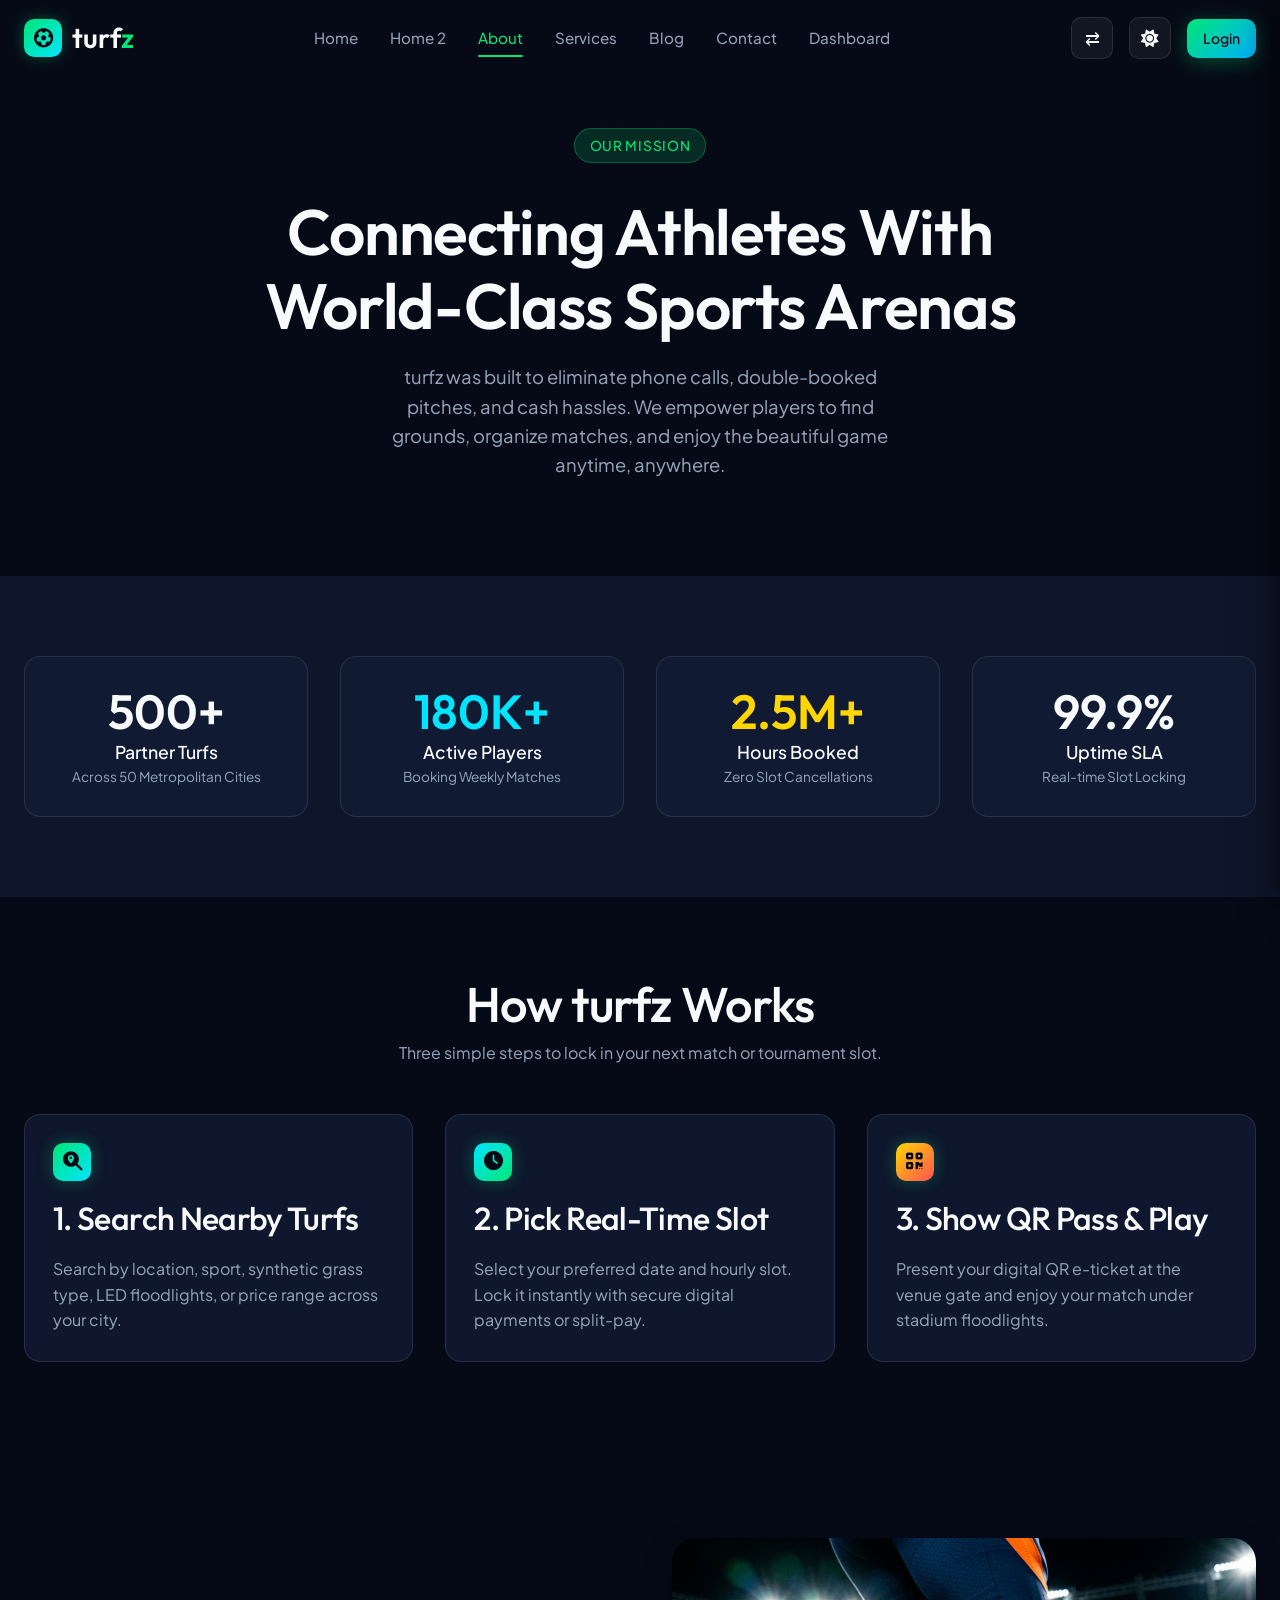
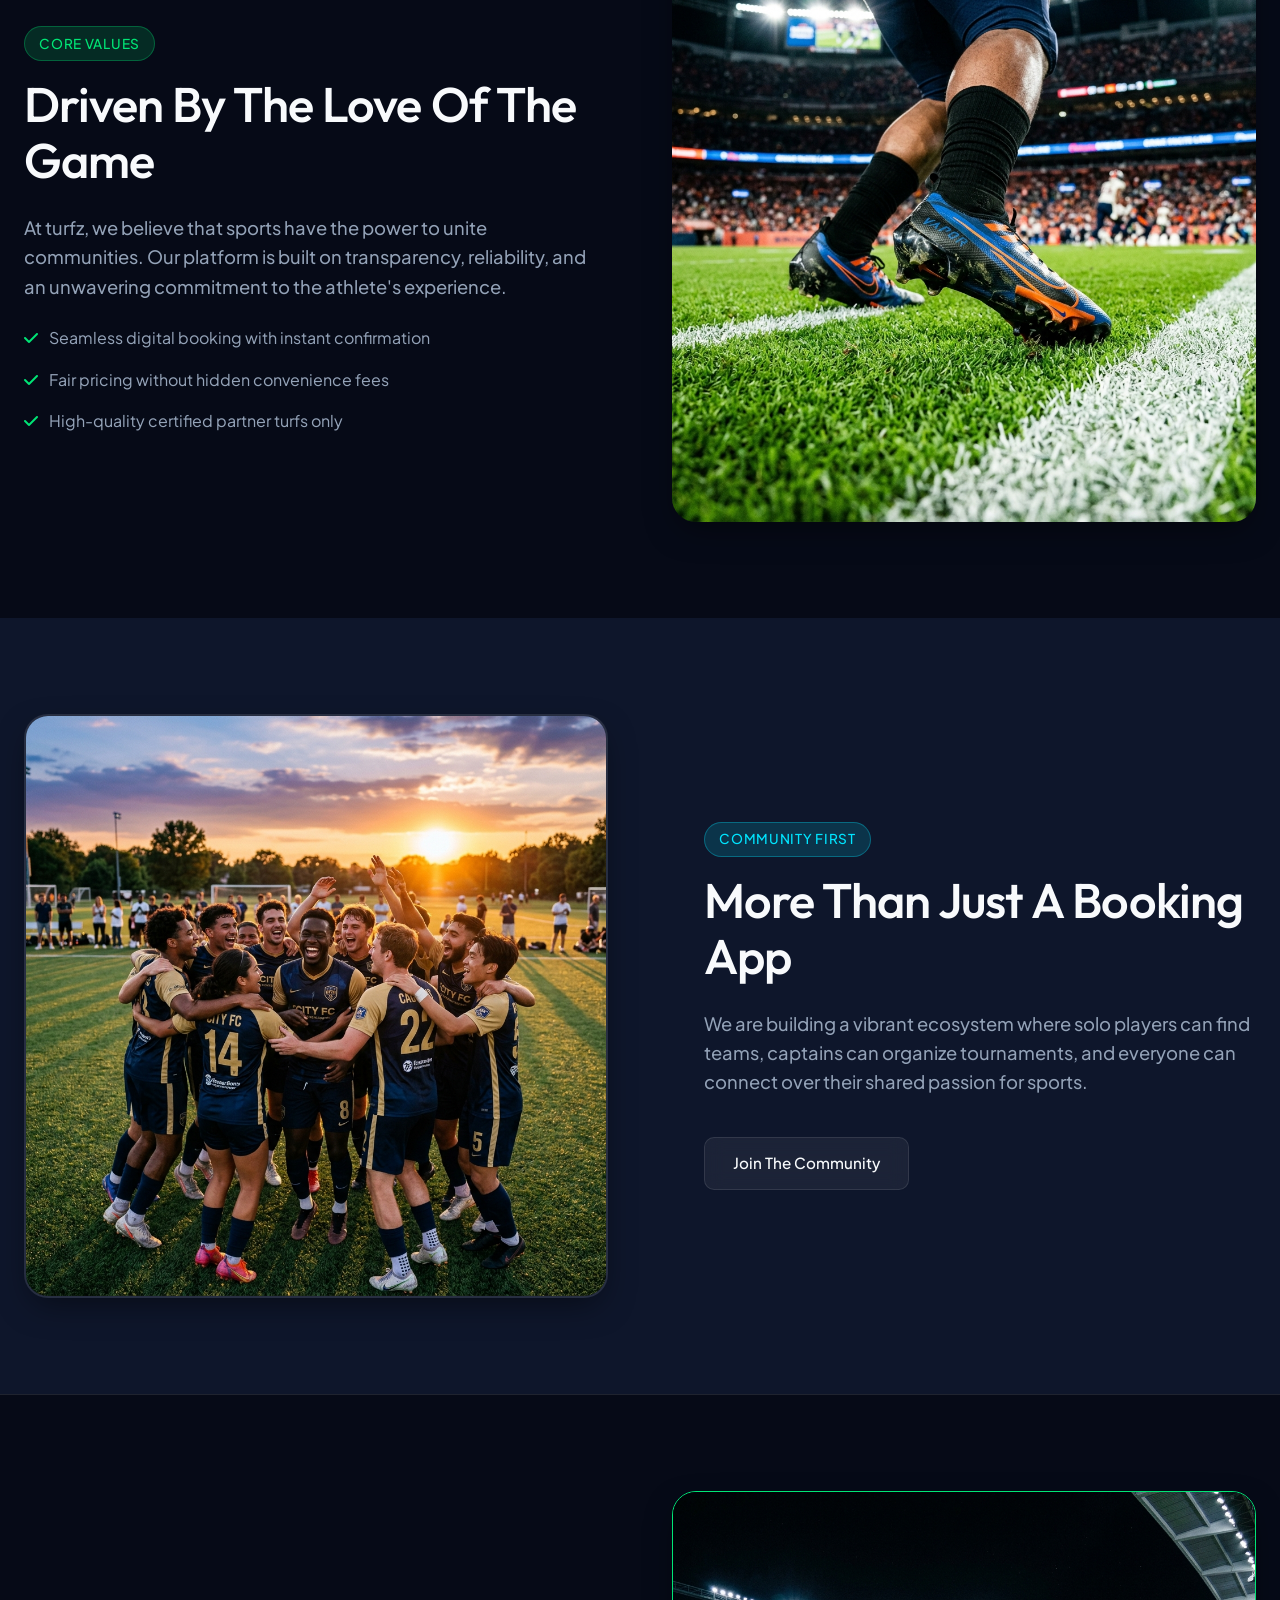
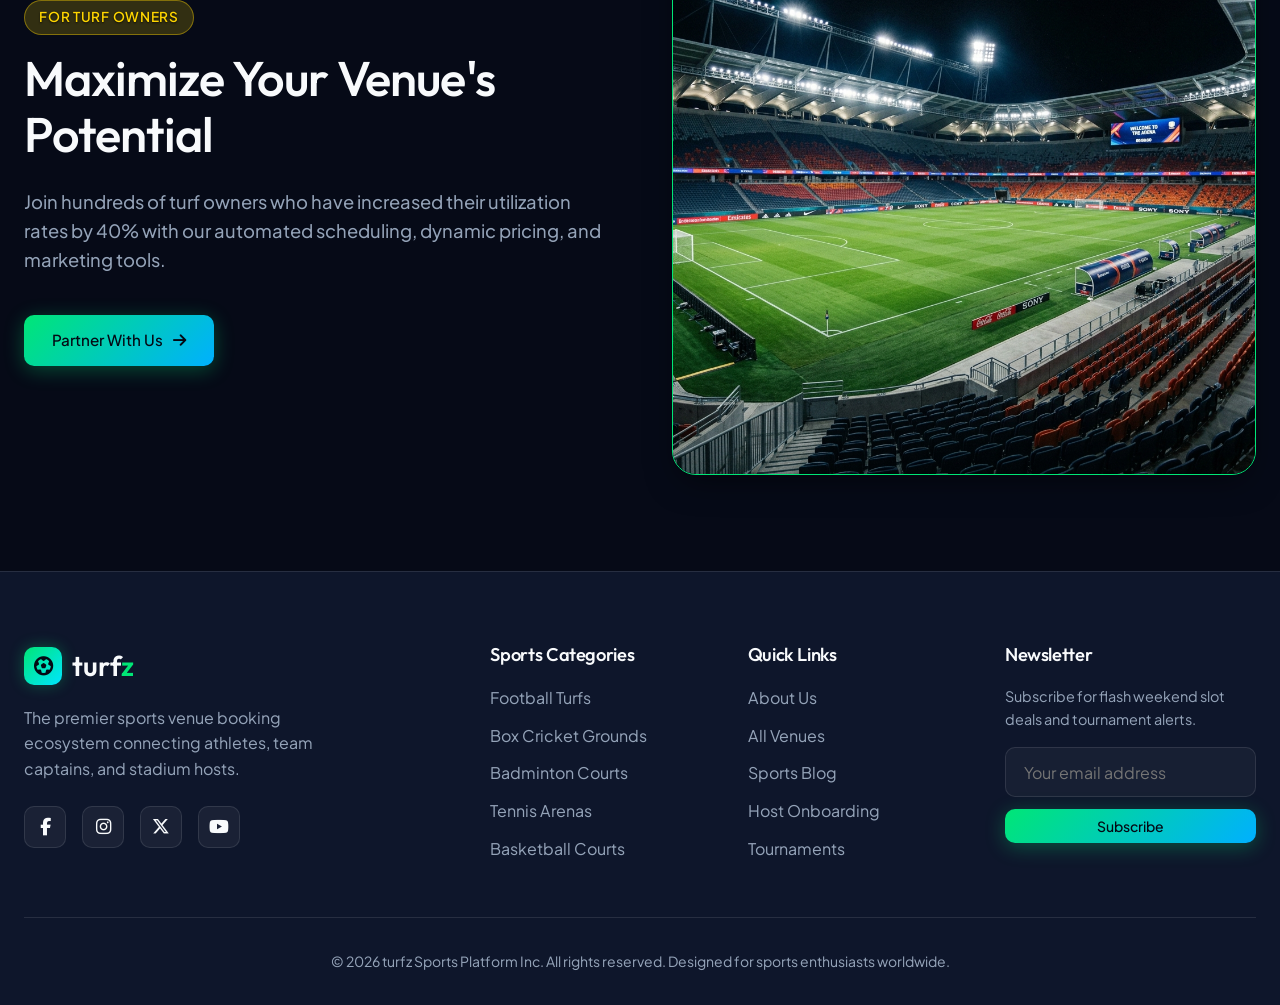
<file: about.html>
<!DOCTYPE html>
<html lang="en" data-theme="dark">
<head>
  <meta charset="UTF-8">
  <meta name="viewport" content="width=device-width, initial-scale=1.0">
  <title>about turfz — Empowering Urban Athletes & Turf Owners</title>
  <meta name="description" content="Learn about turfz - the leading sports venue booking and player community platform.">
  <link rel="icon" type="image/svg+xml" href="assets/images/favicon.svg">
  <link rel="stylesheet" href="assets/css/style.css">
  <link rel="stylesheet" href="assets/css/rtl.css">
</head>
<body>

  <!-- NAVBAR -->
  <header class="header">
    <div class="container navbar">
      <a href="index.html" class="logo">
        <div class="logo-icon"><i class="fa-solid fa-futbol"></i></div>
        <div class="logo-text">turf<span>z</span></div>
      </a>

      <nav class="nav-links">
        <a href="index.html" class="nav-link">Home</a>
        <a href="home2.html" class="nav-link">Home 2</a>
        <a href="about.html" class="nav-link active">About</a>
        <a href="services.html" class="nav-link">Services</a>
        <a href="blog.html" class="nav-link">Blog</a>
        <a href="contact.html" class="nav-link">Contact</a>
        <a href="dashboard.html" class="nav-link">Dashboard</a>
      </nav>

      <div class="nav-actions">
        <button class="icon-btn rtl-toggle-btn" aria-label="Toggle RTL">⇄</button>
        <button class="icon-btn theme-toggle-btn header-theme-toggle" aria-label="Toggle Theme"><i class="fa-solid fa-sun"></i></button>
        <a href="login.html" class="btn btn-primary btn-sm">Login</a>
        <button class="hamburger-toggle" aria-label="Open Menu"><i class="fa-solid fa-bars"></i></button>
      </div>
    </div>
  </header>

  <!-- Mobile Drawer -->
  <div class="drawer-overlay"></div>
  <aside class="mobile-drawer">
    <div class="drawer-header">
      <a href="index.html" class="logo">
        <div class="logo-icon"><i class="fa-solid fa-futbol"></i></div>
        <div class="logo-text">turf<span>z</span></div>
      </a>
      <button class="drawer-close" aria-label="Close Menu"><i class="fa-solid fa-xmark"></i></button>
    </div>

    <nav class="drawer-nav">
      <a href="index.html" class="nav-link">Home</a>
      <a href="home2.html" class="nav-link">Home 2</a>
      <a href="about.html" class="nav-link active">About</a>
      <a href="services.html" class="nav-link">Services</a>
      <a href="blog.html" class="nav-link">Blog</a>
      <a href="contact.html" class="nav-link">Contact</a>
      <a href="dashboard.html" class="nav-link">Dashboard</a>
      <a href="login.html" class="btn btn-primary" style="margin-top: 1rem;">Login</a>
    </nav>

    <div class="drawer-controls">
      <div class="drawer-controls-row">
        <span>RTL Direction</span>
        <button class="icon-btn rtl-toggle-btn">⇄</button>
      </div>
      <div class="drawer-controls-row">
        <span>Theme Mode</span>
        <button class="icon-btn theme-toggle-btn"><i class="fa-solid fa-sun"></i></button>
      </div>
    </div>
  </aside>

  <!-- HERO SECTION -->
  <section class="section" style="padding-top: 8rem; padding-bottom: 4rem; text-align: center; background: var(--bg-main);">
    <div class="container" style="max-width: 800px;">
      <span class="badge badge-primary" style="margin-bottom: 1rem;">Our Mission</span>
      <h1 class="hero-title">Connecting Athletes With World-Class Sports Arenas</h1>
      <p class="hero-subtext" style="margin-inline: auto;">turfz was built to eliminate phone calls, double-booked pitches, and cash hassles. We empower players to find grounds, organize matches, and enjoy the beautiful game anytime, anywhere.</p>
    </div>
  </section>

  <!-- METRICS / STATS SECTION -->
  <section class="section" style="background: var(--bg-surface);">
    <div class="container">
      <div style="display: grid; grid-template-columns: repeat(auto-fit, minmax(220px, 1fr)); gap: 2rem; text-align: center;">
        <div class="glass-card" style="align-items: center;">
          <div class="stat-number" style="font-size: 3rem;">500+</div>
          <div style="font-size: 1.1rem; font-weight: 540;">Partner Turfs</div>
          <div style="color: var(--text-muted); font-size: 0.85rem;">Across 50 Metropolitan Cities</div>
        </div>

        <div class="glass-card" style="align-items: center;">
          <div class="stat-number" style="font-size: 3rem; color: var(--secondary);">180K+</div>
          <div style="font-size: 1.1rem; font-weight: 540;">Active Players</div>
          <div style="color: var(--text-muted); font-size: 0.85rem;">Booking Weekly Matches</div>
        </div>

        <div class="glass-card" style="align-items: center;">
          <div class="stat-number" style="font-size: 3rem; color: var(--accent);">2.5M+</div>
          <div style="font-size: 1.1rem; font-weight: 540;">Hours Booked</div>
          <div style="color: var(--text-muted); font-size: 0.85rem;">Zero Slot Cancellations</div>
        </div>

        <div class="glass-card" style="align-items: center;">
          <div class="stat-number" style="font-size: 3rem;">99.9%</div>
          <div style="font-size: 1.1rem; font-weight: 540;">Uptime SLA</div>
          <div style="color: var(--text-muted); font-size: 0.85rem;">Real-time Slot Locking</div>
        </div>
      </div>
    </div>
  </section>

  <!-- HOW IT WORKS 3-STEP TIMELINE -->
  <section class="section">
    <div class="container">
      <h2 class="section-title">How turfz Works</h2>
      <p class="section-subtext">Three simple steps to lock in your next match or tournament slot.</p>

      <div class="step-cards-grid">
        <div class="glass-card step-card">
          <div class="logo-icon" style="margin-bottom: 1rem;"><i class="fa-solid fa-magnifying-glass-location"></i></div>
          <h3>1. Search Nearby Turfs</h3>
          <p style="color: var(--text-muted);">Search by location, sport, synthetic grass type, LED floodlights, or price range across your city.</p>
        </div>

        <div class="glass-card step-card">
          <div class="logo-icon" style="margin-bottom: 1rem; background: linear-gradient(135deg, var(--secondary), var(--primary));"><i class="fa-solid fa-clock"></i></div>
          <h3>2. Pick Real-Time Slot</h3>
          <p style="color: var(--text-muted);">Select your preferred date and hourly slot. Lock it instantly with secure digital payments or split-pay.</p>
        </div>

        <div class="glass-card step-card">
          <div class="logo-icon" style="margin-bottom: 1rem; background: linear-gradient(135deg, var(--accent), #FF5252); color: #040914;"><i class="fa-solid fa-qrcode"></i></div>
          <h3>3. Show QR Pass & Play</h3>
          <p style="color: var(--text-muted);">Present your digital QR e-ticket at the venue gate and enjoy your match under stadium floodlights.</p>
        </div>
      </div>
    </div>
  </section>

  <style>
    .about-section { padding-block: 6rem; overflow: hidden; }
    .about-grid { display: grid; grid-template-columns: 1fr 1fr; gap: 4rem; align-items: center; }
    @media (max-width: 768px) { 
      .about-grid { grid-template-columns: 1fr; gap: 2rem; } 
      .about-text { padding-left: 0 !important; }
    }
    .about-image-wrapper { position: relative; border-radius: var(--radius-lg); overflow: hidden; box-shadow: var(--shadow); }
    .about-image-wrapper img { width: 100%; height: auto; transition: transform 0.8s ease; display: block; }
    .about-image-wrapper:hover img { transform: scale(1.08); }
    
    .fade-up-element { opacity: 0; transform: translateY(40px); transition: all 0.8s cubic-bezier(0.4, 0, 0.2, 1); }
    .fade-up-element.visible { opacity: 1; transform: translateY(0); }
    
    .floating-element { animation: floatAnim 6s ease-in-out infinite; }
    .pulse-glow-box { animation: pulseBox 3s infinite alternate; }
    
    @keyframes pulseBox {
      0% { box-shadow: 0 0 15px rgba(0, 230, 118, 0.1); }
      100% { box-shadow: 0 0 40px rgba(0, 230, 118, 0.4); }
    }
  </style>

  <!-- OUR CORE VALUES -->
  <section class="section about-section" style="background: var(--bg-main);">
    <div class="container">
      <div class="about-grid">
        <div class="fade-up-element about-text">
          <span class="badge badge-primary" style="margin-bottom: 1rem;">Core Values</span>
          <h2 class="section-title" style="text-align: left !important; margin-bottom: 1.5rem;">Driven By The Love Of The Game</h2>
          <p class="lead-text" style="margin-bottom: 1.5rem;">At turfz, we believe that sports have the power to unite communities. Our platform is built on transparency, reliability, and an unwavering commitment to the athlete's experience.</p>
          <ul style="display: flex; flex-direction: column; gap: 1rem; color: var(--text-muted);">
            <li><i class="fa-solid fa-check" style="color: var(--primary); margin-right: 0.5rem;"></i> Seamless digital booking with instant confirmation</li>
            <li><i class="fa-solid fa-check" style="color: var(--primary); margin-right: 0.5rem;"></i> Fair pricing without hidden convenience fees</li>
            <li><i class="fa-solid fa-check" style="color: var(--primary); margin-right: 0.5rem;"></i> High-quality certified partner turfs only</li>
          </ul>
        </div>
        <div class="about-image-wrapper pulse-glow-box fade-up-element" style="transition-delay: 0.2s;">
          <img src="assets/images/core_values.png" alt="Football player on turf">
        </div>
      </div>
    </div>
  </section>

  <!-- COMMUNITY & PLAYERS -->
  <section class="section about-section" style="background: var(--bg-surface);">
    <div class="container">
      <div class="about-grid">
        <div class="about-image-wrapper floating-element fade-up-element" style="order: -1; border: 2px solid var(--border-color);">
          <img src="assets/images/team_huddle.png" alt="Team huddle">
        </div>
        <div class="fade-up-element about-text" style="padding-left: 2rem; transition-delay: 0.2s;">
          <span class="badge badge-cyan" style="margin-bottom: 1rem;">Community First</span>
          <h2 class="section-title" style="text-align: left !important; margin-bottom: 1.5rem;">More Than Just A Booking App</h2>
          <p class="lead-text" style="margin-bottom: 1.5rem;">We are building a vibrant ecosystem where solo players can find teams, captains can organize tournaments, and everyone can connect over their shared passion for sports.</p>
          <a href="register.html" class="btn btn-secondary" style="margin-top: 1rem;">Join The Community</a>
        </div>
      </div>
    </div>
  </section>

  <!-- PARTNER WITH US -->
  <section class="section about-section" style="background: var(--bg-main); border-top: 1px solid var(--border-color);">
    <div class="container">
      <div class="about-grid">
        <div class="fade-up-element about-text">
          <span class="badge badge-volt" style="margin-bottom: 1rem;">For Turf Owners</span>
          <h2 class="section-title" style="text-align: left !important; margin-bottom: 1.5rem;">Maximize Your Venue's Potential</h2>
          <p class="lead-text" style="margin-bottom: 1.5rem;">Join hundreds of turf owners who have increased their utilization rates by 40% with our automated scheduling, dynamic pricing, and marketing tools.</p>
          <a href="contact.html" class="btn btn-primary" style="margin-top: 1rem;">Partner With Us <i class="fa-solid fa-arrow-right"></i></a>
        </div>
        <div class="about-image-wrapper fade-up-element" style="border: 1px solid var(--primary); transition-delay: 0.2s;">
          <img src="assets/images/stadium_lights.png" alt="Stadium lights at night">
        </div>
      </div>
    </div>
  </section>

  <script>
    document.addEventListener("DOMContentLoaded", function() {
      const observer = new IntersectionObserver((entries) => {
        entries.forEach(entry => {
          if (entry.isIntersecting) {
            entry.target.classList.add('visible');
          }
        });
      }, { threshold: 0.15 });
      
      document.querySelectorAll('.fade-up-element').forEach(el => observer.observe(el));
    });
  </script>

  <!-- FOOTER -->
  <footer class="footer">
    <div class="container">
      <div class="footer-grid">
        <div>
          <a href="index.html" class="logo footer-logo">
            <div class="logo-icon"><i class="fa-solid fa-futbol"></i></div>
            <div class="logo-text">turf<span>z</span></div>
          </a>
          <p style="margin-bottom: 1.5rem; max-width: 320px;">The premier sports venue booking ecosystem connecting athletes, team captains, and stadium hosts.</p>
          <div style="display: flex; gap: 1rem;">
            <a href="#" class="icon-btn" aria-label="Facebook"><i class="fa-brands fa-facebook-f"></i></a>
            <a href="#" class="icon-btn" aria-label="Instagram"><i class="fa-brands fa-instagram"></i></a>
            <a href="#" class="icon-btn" aria-label="Twitter"><i class="fa-brands fa-x-twitter"></i></a>
            <a href="#" class="icon-btn" aria-label="YouTube"><i class="fa-brands fa-youtube"></i></a>
          </div>
        </div>

        <div class="footer-col">
          <h4>Sports Categories</h4>
          <div class="footer-links">
            <a href="services.html?sport=football">Football Turfs</a>
            <a href="services.html?sport=cricket">Box Cricket Grounds</a>
            <a href="services.html?sport=badminton">Badminton Courts</a>
            <a href="services.html?sport=tennis">Tennis Arenas</a>
            <a href="services.html?sport=basketball">Basketball Courts</a>
          </div>
        </div>

        <div class="footer-col">
          <h4>Quick Links</h4>
          <div class="footer-links">
            <a href="about.html">About Us</a>
            <a href="services.html">All Venues</a>
            <a href="blog.html">Sports Blog</a>
            <a href="contact.html">Host Onboarding</a>
            <a href="coming-soon.html">Tournaments</a>
          </div>
        </div>

        <div class="footer-col">
          <h4>Newsletter</h4>
          <p style="font-size: 0.9rem; margin-bottom: 1rem;">Subscribe for flash weekend slot deals and tournament alerts.</p>
          <form data-validate="true" style="display: flex; flex-direction: column; gap: 0.75rem;">
            <input type="email" class="form-input" placeholder="Your email address" required>
            <button type="submit" class="btn btn-primary btn-sm">Subscribe</button>
          </form>
        </div>
      </div>

      <div class="footer-bottom">
        <p>&copy; 2026 turfz Sports Platform Inc. All rights reserved. Designed for sports enthusiasts worldwide.</p>
      </div>
    </div>
  </footer>

  <script src="assets/js/main.js"></script>
</body>
</html>
</file>
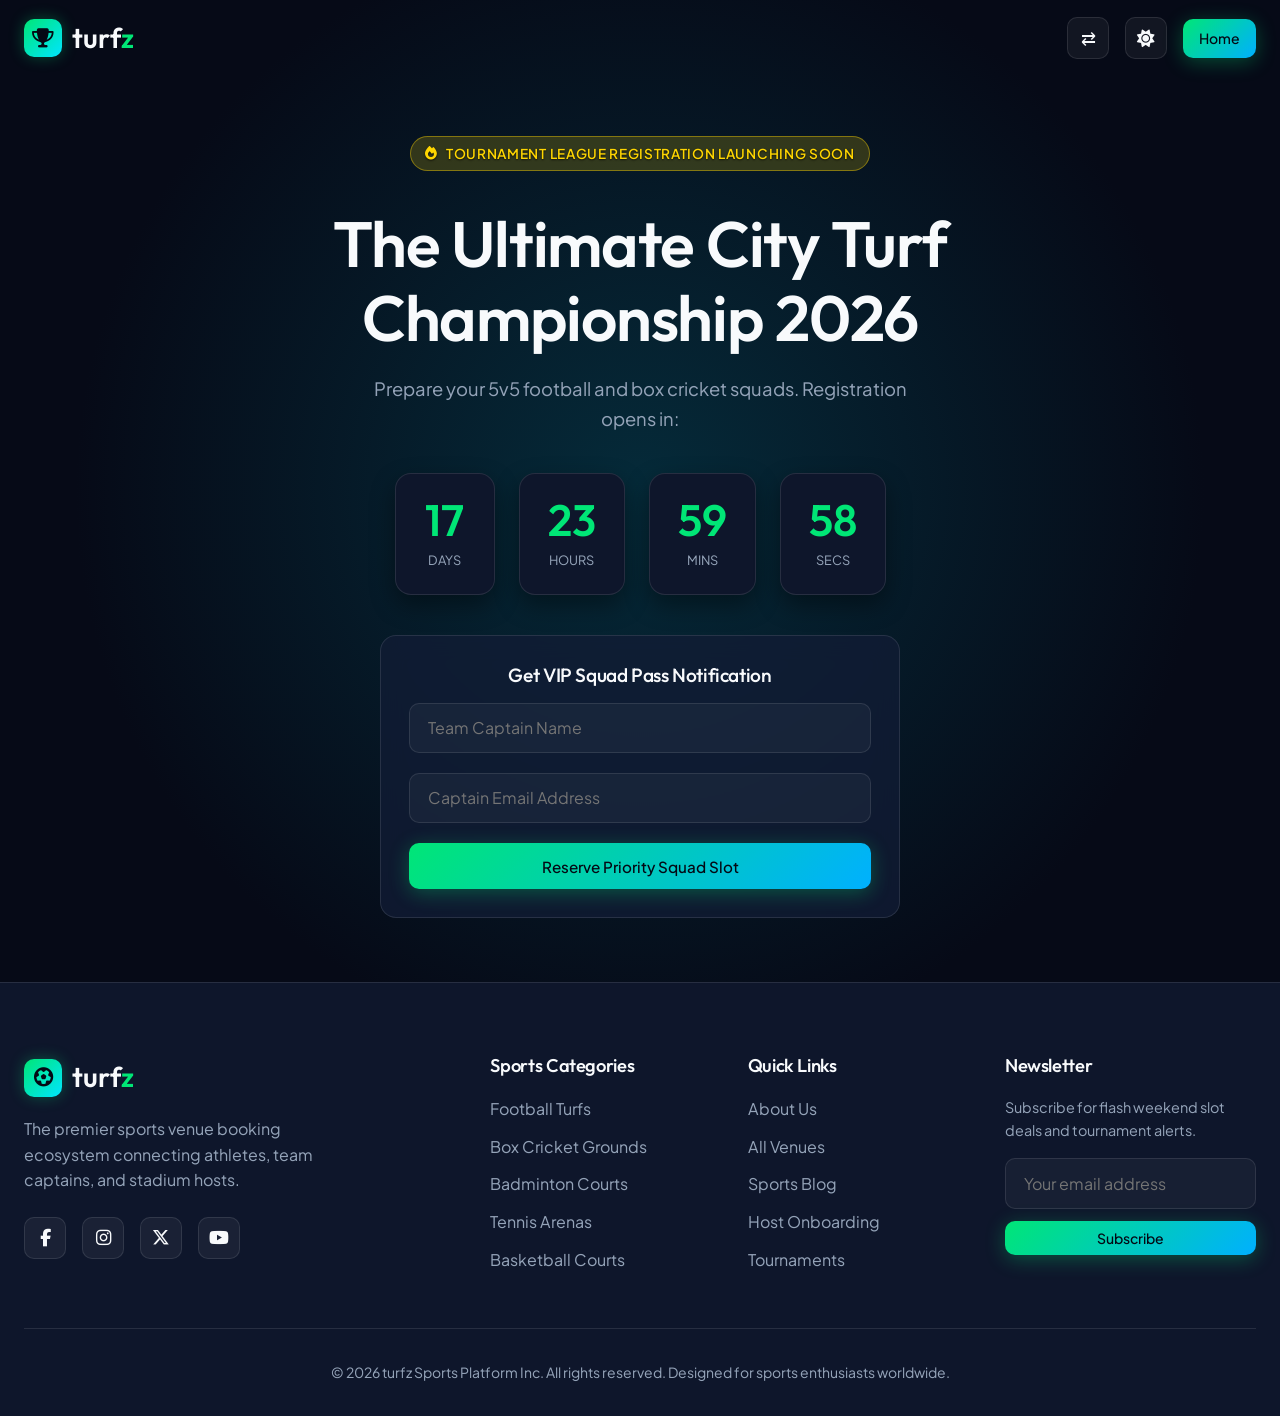
<file: coming-soon.html>
<!DOCTYPE html>
<html lang="en" data-theme="dark">
<head>
  <meta charset="UTF-8">
  <meta name="viewport" content="width=device-width, initial-scale=1.0">
  <title>Premier Turf Cup 2026 — Launching Soon | turfz</title>
  <link rel="icon" type="image/svg+xml" href="assets/images/favicon.svg">
  <link rel="stylesheet" href="assets/css/style.css">
  <link rel="stylesheet" href="assets/css/rtl.css">
  <style>
    .countdown-grid {
      display: flex;
      justify-content: center;
      gap: 1.5rem;
      margin-block: 2.5rem;
    }
    .countdown-box {
      background: var(--bg-surface);
      border: 1px solid var(--border-color);
      border-radius: var(--radius);
      padding: 1.5rem 1.75rem;
      min-width: 100px;
      text-align: center;
      box-shadow: 0 10px 25px rgba(0,0,0,0.4);
    }
    .countdown-val {
      font-family: var(--font-heading);
      font-size: 2.75rem;
      font-weight: 580;
      color: var(--primary);
      line-height: 1;
    }
    .countdown-lbl {
      font-size: 0.8rem;
      color: var(--text-muted);
      text-transform: uppercase;
      margin-top: 0.5rem;
    }
  </style>
</head>
<body>

  <!-- NAVBAR -->
  <header class="header">
    <div class="container navbar">
      <a href="index.html" class="logo">
        <div class="logo-icon"><i class="fa-solid fa-trophy"></i></div>
        <div class="logo-text">turf<span>z</span></div>
      </a>

      <div class="nav-actions">
        <button class="icon-btn rtl-toggle-btn" aria-label="Toggle RTL">⇄</button>
        <button class="icon-btn theme-toggle-btn header-theme-toggle" aria-label="Toggle Theme"><i class="fa-solid fa-sun"></i></button>
        <a href="index.html" class="btn btn-primary btn-sm">Home</a>
      </div>
    </div>
  </header>

  <!-- COMING SOON CONTENT -->
  <section class="hero-section" style="text-align: center; justify-content: center; background: radial-gradient(circle at center, rgba(0, 229, 255, 0.15) 0%, var(--bg-main) 70%);">
    <div class="container" style="max-width: 760px;">
      <span class="badge badge-volt" style="margin-bottom: 1.25rem;"><i class="fa-solid fa-fire"></i> Tournament League Registration Launching Soon</span>
      <h1 class="hero-title" style="margin-inline: auto;">The Ultimate City Turf Championship 2026</h1>
      <p class="hero-subtext" style="margin-inline: auto;">Prepare your 5v5 football and box cricket squads. Registration opens in:</p>

      <!-- Countdown Timer Box Grid -->
      <div class="countdown-grid">
        <div class="countdown-box">
          <div class="countdown-val" id="cd-days">18</div>
          <div class="countdown-lbl">Days</div>
        </div>
        <div class="countdown-box">
          <div class="countdown-val" id="cd-hours">09</div>
          <div class="countdown-lbl">Hours</div>
        </div>
        <div class="countdown-box">
          <div class="countdown-val" id="cd-mins">42</div>
          <div class="countdown-lbl">Mins</div>
        </div>
        <div class="countdown-box">
          <div class="countdown-val" id="cd-secs">15</div>
          <div class="countdown-lbl">Secs</div>
        </div>
      </div>

      <!-- VIP Early Registration Form -->
      <div class="glass-card" style="max-width: 520px; margin-inline: auto; text-align: left;">
        <h3 style="font-size: 1.2rem; text-align: center; margin-bottom: 1rem;">Get VIP Squad Pass Notification</h3>
        <form data-validate="true">
          <div class="form-group">
            <input type="text" class="form-input" placeholder="Team Captain Name" required>
          </div>
          <div class="form-group">
            <input type="email" class="form-input" placeholder="Captain Email Address" required>
          </div>
          <button type="submit" class="btn btn-primary" style="width: 100%;">Reserve Priority Squad Slot</button>
        </form>
      </div>

    </div>
  </section>

  <!-- FOOTER -->
  <footer class="footer">
    <div class="container">
      <div class="footer-grid">
        <div>
          <a href="index.html" class="logo footer-logo">
            <div class="logo-icon"><i class="fa-solid fa-futbol"></i></div>
            <div class="logo-text">turf<span>z</span></div>
          </a>
          <p style="margin-bottom: 1.5rem; max-width: 320px;">The premier sports venue booking ecosystem connecting athletes, team captains, and stadium hosts.</p>
          <div style="display: flex; gap: 1rem;">
            <a href="#" class="icon-btn" aria-label="Facebook"><i class="fa-brands fa-facebook-f"></i></a>
            <a href="#" class="icon-btn" aria-label="Instagram"><i class="fa-brands fa-instagram"></i></a>
            <a href="#" class="icon-btn" aria-label="Twitter"><i class="fa-brands fa-x-twitter"></i></a>
            <a href="#" class="icon-btn" aria-label="YouTube"><i class="fa-brands fa-youtube"></i></a>
          </div>
        </div>

        <div class="footer-col">
          <h4>Sports Categories</h4>
          <div class="footer-links">
            <a href="services.html?sport=football">Football Turfs</a>
            <a href="services.html?sport=cricket">Box Cricket Grounds</a>
            <a href="services.html?sport=badminton">Badminton Courts</a>
            <a href="services.html?sport=tennis">Tennis Arenas</a>
            <a href="services.html?sport=basketball">Basketball Courts</a>
          </div>
        </div>

        <div class="footer-col">
          <h4>Quick Links</h4>
          <div class="footer-links">
            <a href="about.html">About Us</a>
            <a href="services.html">All Venues</a>
            <a href="blog.html">Sports Blog</a>
            <a href="contact.html">Host Onboarding</a>
            <a href="coming-soon.html">Tournaments</a>
          </div>
        </div>

        <div class="footer-col">
          <h4>Newsletter</h4>
          <p style="font-size: 0.9rem; margin-bottom: 1rem;">Subscribe for flash weekend slot deals and tournament alerts.</p>
          <form data-validate="true" style="display: flex; flex-direction: column; gap: 0.75rem;">
            <input type="email" class="form-input" placeholder="Your email address" required>
            <button type="submit" class="btn btn-primary btn-sm">Subscribe</button>
          </form>
        </div>
      </div>

      <div class="footer-bottom">
        <p>&copy; 2026 turfz Sports Platform Inc. All rights reserved. Designed for sports enthusiasts worldwide.</p>
      </div>
    </div>
  </footer>

  <script src="assets/js/main.js"></script>
</body>
</html>
</file>
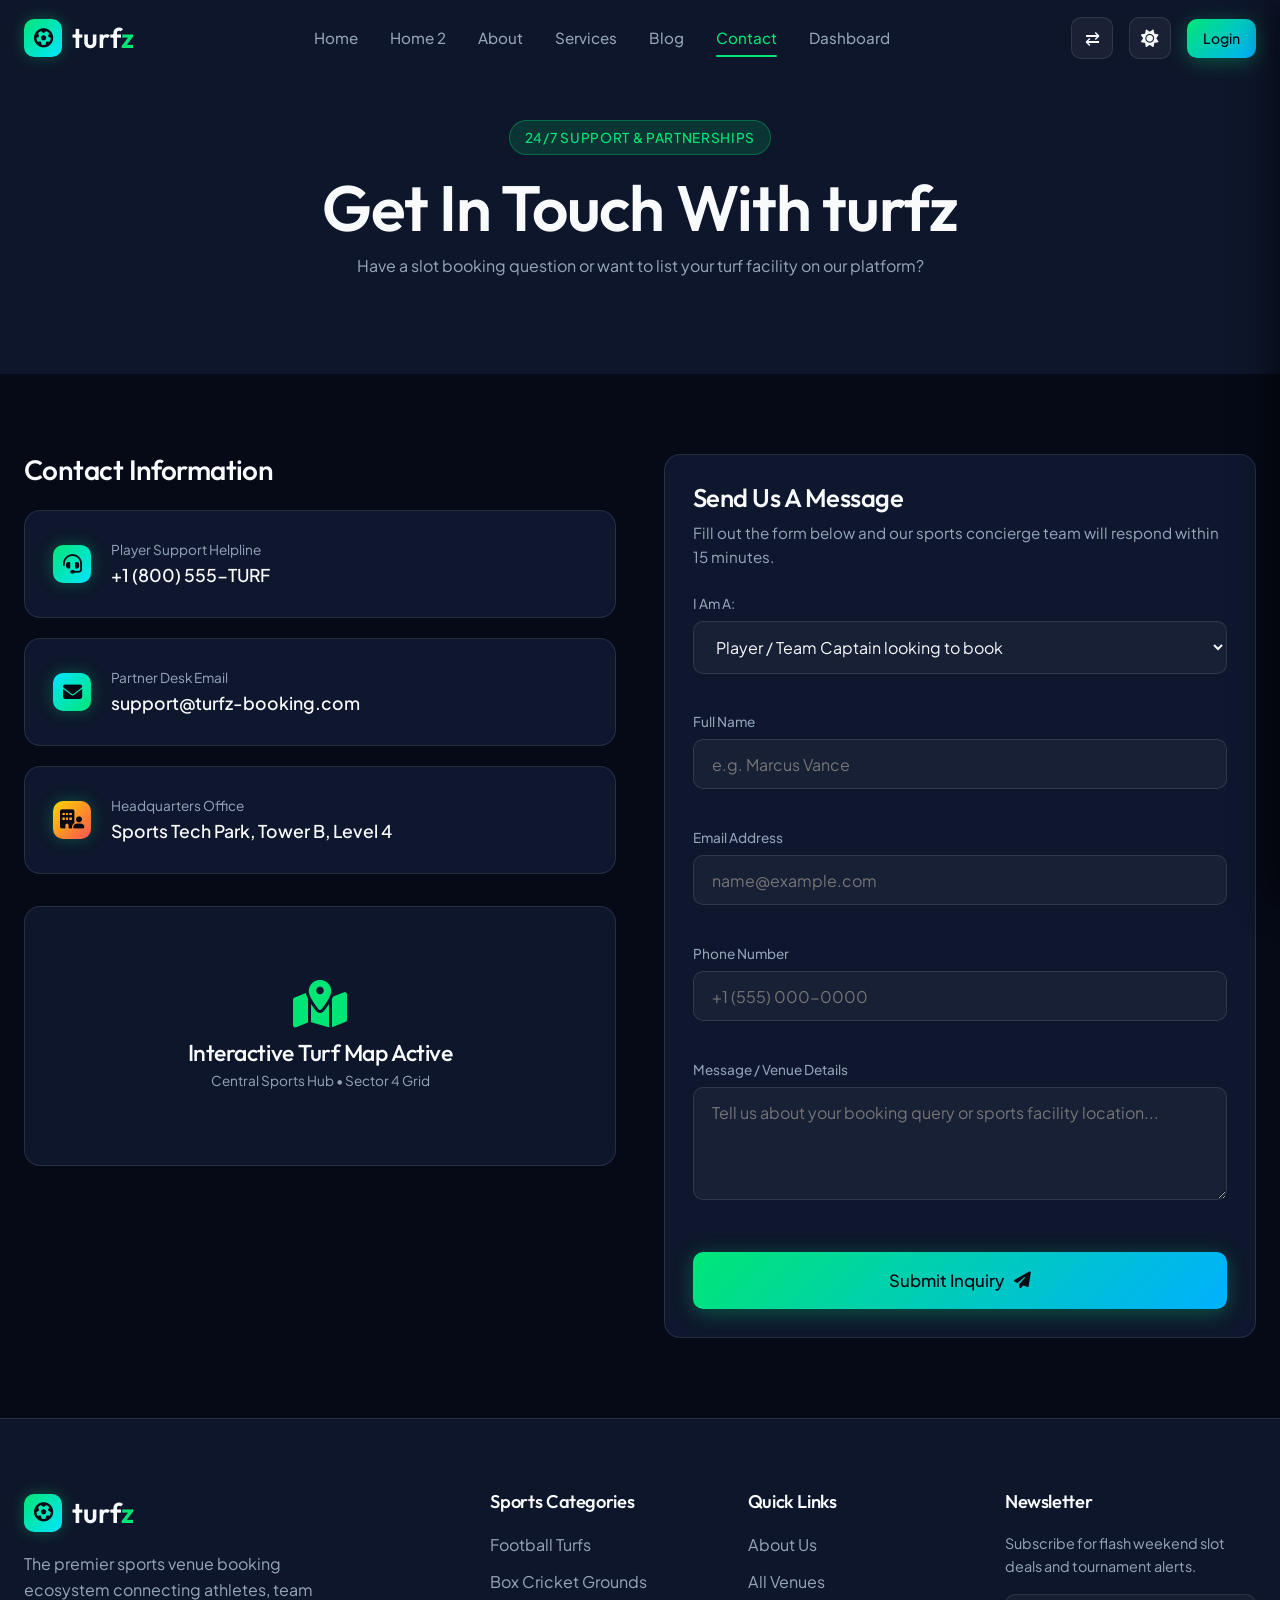
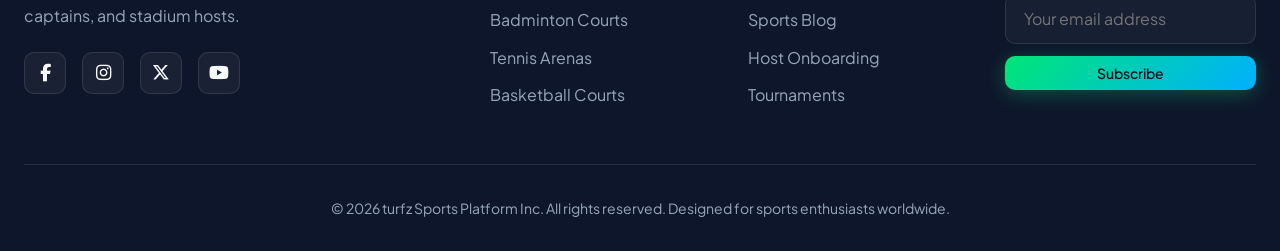
<file: contact.html>
<!DOCTYPE html>
<html lang="en" data-theme="dark">
<head>
  <meta charset="UTF-8">
  <meta name="viewport" content="width=device-width, initial-scale=1.0">
  <title>Contact & List Your Turf — turfz Support Hub</title>
  <meta name="description" content="Get in touch with turfz customer support or register your sports ground to join our venue marketplace.">
  <link rel="icon" type="image/svg+xml" href="assets/images/favicon.svg">
  <link rel="stylesheet" href="assets/css/style.css">
  <link rel="stylesheet" href="assets/css/rtl.css">
</head>
<body>

 <header class="header">
    <div class="container navbar">
      <a href="index.html" class="logo">
        <div class="logo-icon"><i class="fa-solid fa-futbol"></i></div>
        <div class="logo-text">turf<span>z</span></div>
      </a>

      <!-- Desktop Nav (>1024px) -->
      <nav class="nav-links">
        <a href="index.html" class="nav-link">Home</a>
        <a href="home2.html" class="nav-link">Home 2</a>
        <a href="about.html" class="nav-link">About</a>
        <a href="services.html" class="nav-link">Services</a>
        <a href="blog.html" class="nav-link">Blog</a>
        <a href="contact.html" class="nav-link active">Contact</a>
        <a href="dashboard.html" class="nav-link">Dashboard</a>
      </nav>

      <!-- Desktop Right Controls -->
      <div class="nav-actions">
        <button class="icon-btn rtl-toggle-btn" aria-label="Toggle RTL Layout" title="Toggle RTL">⇄</button>
        <button class="icon-btn theme-toggle-btn header-theme-toggle" aria-label="Toggle Theme"><i class="fa-solid fa-sun"></i></button>
        <a href="login.html" class="btn btn-primary btn-sm">Login</a>
        <button class="hamburger-toggle" aria-label="Open Navigation Menu"><i class="fa-solid fa-bars"></i></button>
      </div>
    </div>
  </header>

  <!-- Mobile Drawer Overlay & Drawer (<= 1024px) -->
  <div class="drawer-overlay"></div>
  <aside class="mobile-drawer">
    <div class="drawer-header">
      <a href="index.html" class="logo">
        <div class="logo-icon"><i class="fa-solid fa-futbol"></i></div>
        <div class="logo-text">turf<span>z</span></div>
      </a>
      <button class="drawer-close" aria-label="Close Menu"><i class="fa-solid fa-xmark"></i></button>
    </div>

    <nav class="drawer-nav">
      <a href="index.html" class="nav-link">Home</a>
      <a href="home2.html" class="nav-link">Home 2</a>
      <a href="about.html" class="nav-link">About</a>
      <a href="services.html" class="nav-link">Services</a>
      <a href="blog.html" class="nav-link">Blog</a>
      <a href="contact.html" class="nav-link active">Contact</a>
      <a href="dashboard.html" class="nav-link">Dashboard</a>
      <a href="login.html" class="btn btn-primary" style="margin-top: 1rem;">Login</a>
    </nav>

    <div class="drawer-controls">
      <div class="drawer-controls-row">
        <span>RTL Direction</span>
        <button class="icon-btn rtl-toggle-btn">⇄</button>
      </div>
      <div class="drawer-controls-row">
        <span>Theme Mode</span>
        <button class="icon-btn theme-toggle-btn"><i class="fa-solid fa-sun"></i></button>
      </div>
    </div>
  </aside>

  <!-- BREADCRUMB / HERO BANNER -->
  <section class="section" style="padding-top: 7.5rem; padding-bottom: 3rem; background: var(--bg-surface); text-align: center;">
    <div class="container">
      <div class="badge badge-primary" style="margin-bottom: 1rem;">24/7 Support & Partnerships</div>
      <h1 class="section-title">Get In Touch With turfz</h1>
      <p class="section-subtext">Have a slot booking question or want to list your turf facility on our platform?</p>
    </div>
  </section>

  <!-- CONTACT & ONBOARDING SECTION -->
  <section class="section">
    <div class="container contact-layout">
      
      <!-- Left Column: Support Cards & Location Map -->
      <div>
        <h2 style="font-size: 1.75rem; font-weight: 540; margin-bottom: 1.5rem;">Contact Information</h2>
        
        <div style="display: flex; flex-direction: column; gap: 1.25rem; margin-bottom: 2rem;">
          <div class="glass-card" style="flex-direction: row; align-items: center; gap: 1.25rem;">
            <div class="logo-icon"><i class="fa-solid fa-headset"></i></div>
            <div>
              <div style="font-size: 0.85rem; color: var(--text-muted);">Player Support Helpline</div>
              <div style="font-size: 1.1rem; font-weight: 540;">+1 (800) 555-TURF</div>
            </div>
          </div>

          <div class="glass-card" style="flex-direction: row; align-items: center; gap: 1.25rem;">
            <div class="logo-icon" style="background: linear-gradient(135deg, var(--secondary), var(--primary));"><i class="fa-solid fa-envelope"></i></div>
            <div>
              <div style="font-size: 0.85rem; color: var(--text-muted);">Partner Desk Email</div>
              <div style="font-size: 1.1rem; font-weight: 540;">support@turfz-booking.com</div>
            </div>
          </div>

          <div class="glass-card" style="flex-direction: row; align-items: center; gap: 1.25rem;">
            <div class="logo-icon" style="background: linear-gradient(135deg, var(--accent), #FF5252); color:#040914;"><i class="fa-solid fa-building-user"></i></div>
            <div>
              <div style="font-size: 0.85rem; color: var(--text-muted);">Headquarters Office</div>
              <div style="font-size: 1.1rem; font-weight: 540;">Sports Tech Park, Tower B, Level 4</div>
            </div>
          </div>
        </div>

        <!-- Interactive Map Placeholder -->
        <div style="border-radius: var(--radius); overflow: hidden; border: 1px solid var(--border-color); height: 260px; position: relative; background: var(--bg-surface); display: flex; align-items: center; justify-content: center; text-align: center; padding: 1rem;">
          <div>
            <i class="fa-solid fa-map-location-dot" style="font-size: 3rem; color: var(--primary); margin-bottom: 0.75rem;"></i>
            <h4 style="margin-bottom: 0.25rem;">Interactive Turf Map Active</h4>
            <p style="font-size: 0.85rem; color: var(--text-muted);">Central Sports Hub • Sector 4 Grid</p>
          </div>
        </div>
      </div>

      <!-- Right Column: Dual Form (Player Support & Turf Owner Onboarding) -->
      <div class="glass-card">
        <h2 style="font-size: 1.6rem; font-weight: 540; margin-bottom: 0.5rem;">Send Us A Message</h2>
        <p style="color: var(--text-muted); margin-bottom: 1.5rem; font-size: 0.95rem;">Fill out the form below and our sports concierge team will respond within 15 minutes.</p>

        <form data-validate="true" style="display: flex; flex-direction: column; gap: 1.1rem;">
          <div class="form-group">
            <label class="form-label">I Am A:</label>
            <select class="form-input">
              <option value="player">Player / Team Captain looking to book</option>
              <option value="owner">Turf Facility Owner wanting to list grounds</option>
              <option value="corporate">Corporate League Organizer</option>
            </select>
          </div>

          <div class="form-group">
            <label class="form-label">Full Name</label>
            <input type="text" class="form-input" placeholder="e.g. Marcus Vance" required>
          </div>

          <div class="form-group">
            <label class="form-label">Email Address</label>
            <input type="email" class="form-input" placeholder="name@example.com" required>
          </div>

          <div class="form-group">
            <label class="form-label">Phone Number</label>
            <input type="tel" class="form-input" placeholder="+1 (555) 000-0000" required>
          </div>

          <div class="form-group">
            <label class="form-label">Message / Venue Details</label>
            <textarea class="form-input" rows="4" placeholder="Tell us about your booking query or sports facility location..." required></textarea>
          </div>

          <button type="submit" class="btn btn-primary btn-lg" style="width: 100%; margin-top: 0.5rem;">Submit Inquiry <i class="fa-solid fa-paper-plane"></i></button>
        </form>
      </div>

    </div>
  </section>

  <!-- FOOTER -->
  <footer class="footer">
    <div class="container">
      <div class="footer-grid">
        <div>
          <a href="index.html" class="logo footer-logo">
            <div class="logo-icon"><i class="fa-solid fa-futbol"></i></div>
            <div class="logo-text">turf<span>z</span></div>
          </a>
          <p style="margin-bottom: 1.5rem; max-width: 320px;">The premier sports venue booking ecosystem connecting athletes, team captains, and stadium hosts.</p>
          <div style="display: flex; gap: 1rem;">
            <a href="#" class="icon-btn" aria-label="Facebook"><i class="fa-brands fa-facebook-f"></i></a>
            <a href="#" class="icon-btn" aria-label="Instagram"><i class="fa-brands fa-instagram"></i></a>
            <a href="#" class="icon-btn" aria-label="Twitter"><i class="fa-brands fa-x-twitter"></i></a>
            <a href="#" class="icon-btn" aria-label="YouTube"><i class="fa-brands fa-youtube"></i></a>
          </div>
        </div>

        <div class="footer-col">
          <h4>Sports Categories</h4>
          <div class="footer-links">
            <a href="services.html?sport=football">Football Turfs</a>
            <a href="services.html?sport=cricket">Box Cricket Grounds</a>
            <a href="services.html?sport=badminton">Badminton Courts</a>
            <a href="services.html?sport=tennis">Tennis Arenas</a>
            <a href="services.html?sport=basketball">Basketball Courts</a>
          </div>
        </div>

        <div class="footer-col">
          <h4>Quick Links</h4>
          <div class="footer-links">
            <a href="about.html">About Us</a>
            <a href="services.html">All Venues</a>
            <a href="blog.html">Sports Blog</a>
            <a href="contact.html">Host Onboarding</a>
            <a href="coming-soon.html">Tournaments</a>
          </div>
        </div>

        <div class="footer-col">
          <h4>Newsletter</h4>
          <p style="font-size: 0.9rem; margin-bottom: 1rem;">Subscribe for flash weekend slot deals and tournament alerts.</p>
          <form data-validate="true" style="display: flex; flex-direction: column; gap: 0.75rem;">
            <input type="email" class="form-input" placeholder="Your email address" required>
            <button type="submit" class="btn btn-primary btn-sm">Subscribe</button>
          </form>
        </div>
      </div>

      <div class="footer-bottom">
        <p>&copy; 2026 turfz Sports Platform Inc. All rights reserved. Designed for sports enthusiasts worldwide.</p>
      </div>
    </div>
  </footer>

  <script src="assets/js/main.js"></script>
</body>
</html>
</file>
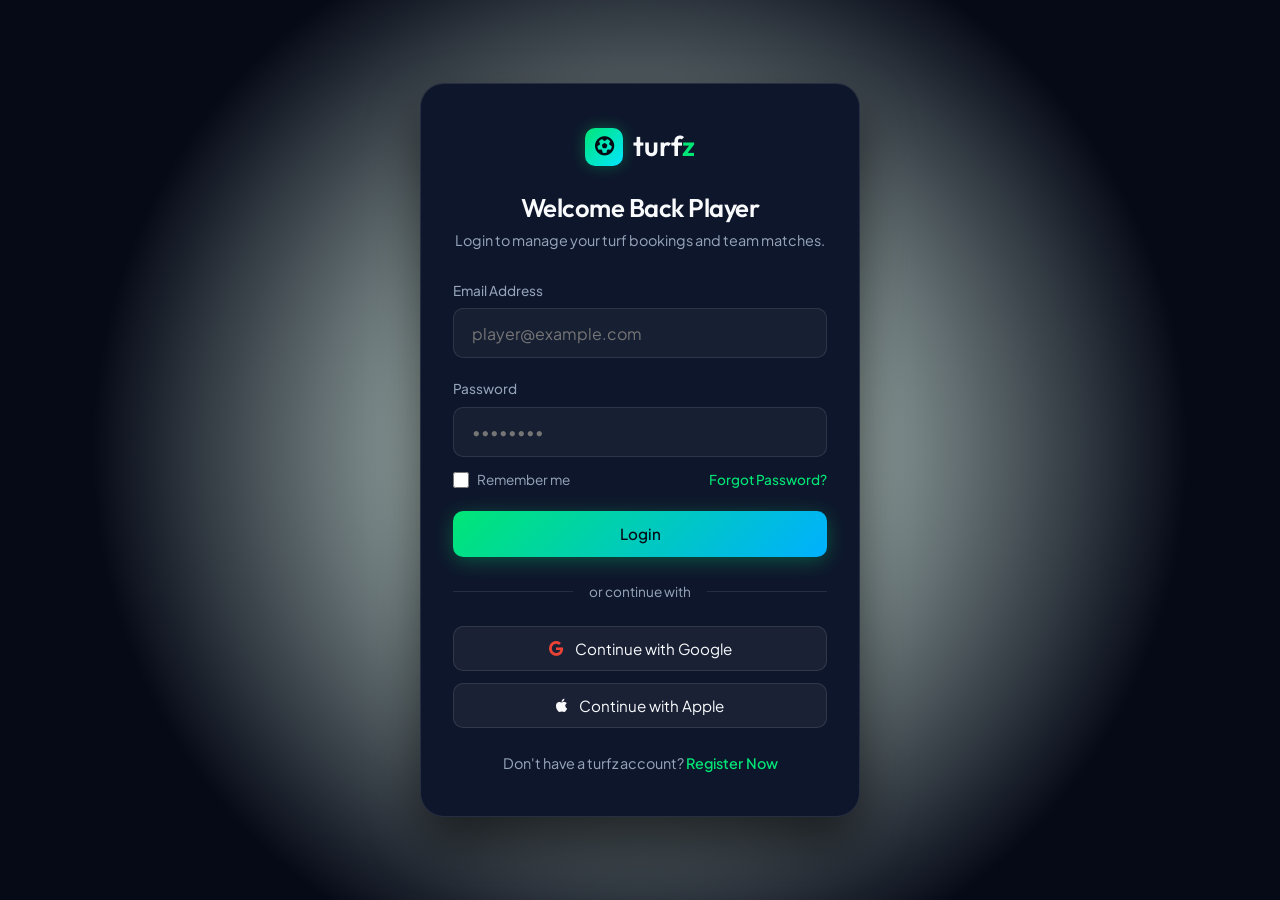
<file: login.html>
<!DOCTYPE html>
<html lang="en" data-theme="dark">
<head>
  <meta charset="UTF-8">
  <meta name="viewport" content="width=device-width, initial-scale=1.0">
  <title>Login — turfz Sports Booking Marketplace</title>
  <link rel="icon" type="image/svg+xml" href="assets/images/favicon.svg">
  <link rel="stylesheet" href="assets/css/style.css">
  <link rel="stylesheet" href="assets/css/rtl.css">
</head>
<body class="auth-page">

  <main class="auth-card">
    <!-- Brand Logo Header -->
    <a href="index.html" class="logo auth-logo">
      <div class="logo-icon"><i class="fa-solid fa-futbol"></i></div>
      <div class="logo-text">turf<span>z</span></div>
    </a>

    <h2 style="font-size: 1.6rem; font-weight: 580; margin-bottom: 0.4rem;">Welcome Back Player</h2>
    <p style="color: var(--text-muted); font-size: 0.9rem; margin-bottom: 1.75rem;">Login to manage your turf bookings and team matches.</p>

    <!-- Login Form -->
    <form data-validate="true" data-redirect="dashboard.html">
      <div class="form-group">
        <label class="form-label" for="loginEmail">Email Address</label>
        <input type="email" id="loginEmail" class="form-input" placeholder="player@example.com" required>
      </div>

      <div class="form-group">
        <label class="form-label" for="loginPassword">Password</label>
        <input type="password" id="loginPassword" class="form-input" placeholder="••••••••" required>
      </div>

      <div style="display: flex; justify-content: space-between; align-items: center; margin-bottom: 1.25rem; margin-top: -0.5rem;">
        <label style="display: flex; align-items: center; gap: 0.5rem; font-size: 0.85rem; color: var(--text-muted); cursor: pointer;">
          <input type="checkbox" id="rememberMe" style="accent-color: var(--primary); width: 16px; height: 16px; cursor: pointer;"> Remember me
        </label>
        <a href="#" style="font-size: 0.85rem; color: var(--primary); font-weight: 500;">Forgot Password?</a>
      </div>

      <button type="submit" class="btn btn-primary" style="width: 100%;">Login</button>
    </form>

    <!-- Social OAuth Divider -->
    <div class="auth-divider">or continue with</div>

    <div class="social-auth-btns">
      <button type="button" class="social-btn">
        <i class="fa-brands fa-google" style="color: #EA4335;"></i> Continue with Google
      </button>
      <button type="button" class="social-btn">
        <i class="fa-brands fa-apple" style="color: var(--text-main);"></i> Continue with Apple
      </button>
    </div>

    <p style="font-size: 0.9rem; color: var(--text-muted);">
      Don't have a turfz account? <a href="register.html" style="color: var(--primary); font-weight: 540;">Register Now</a>
    </p>
  </main>

  <script src="assets/js/main.js"></script>
</body>
</html>
</file>
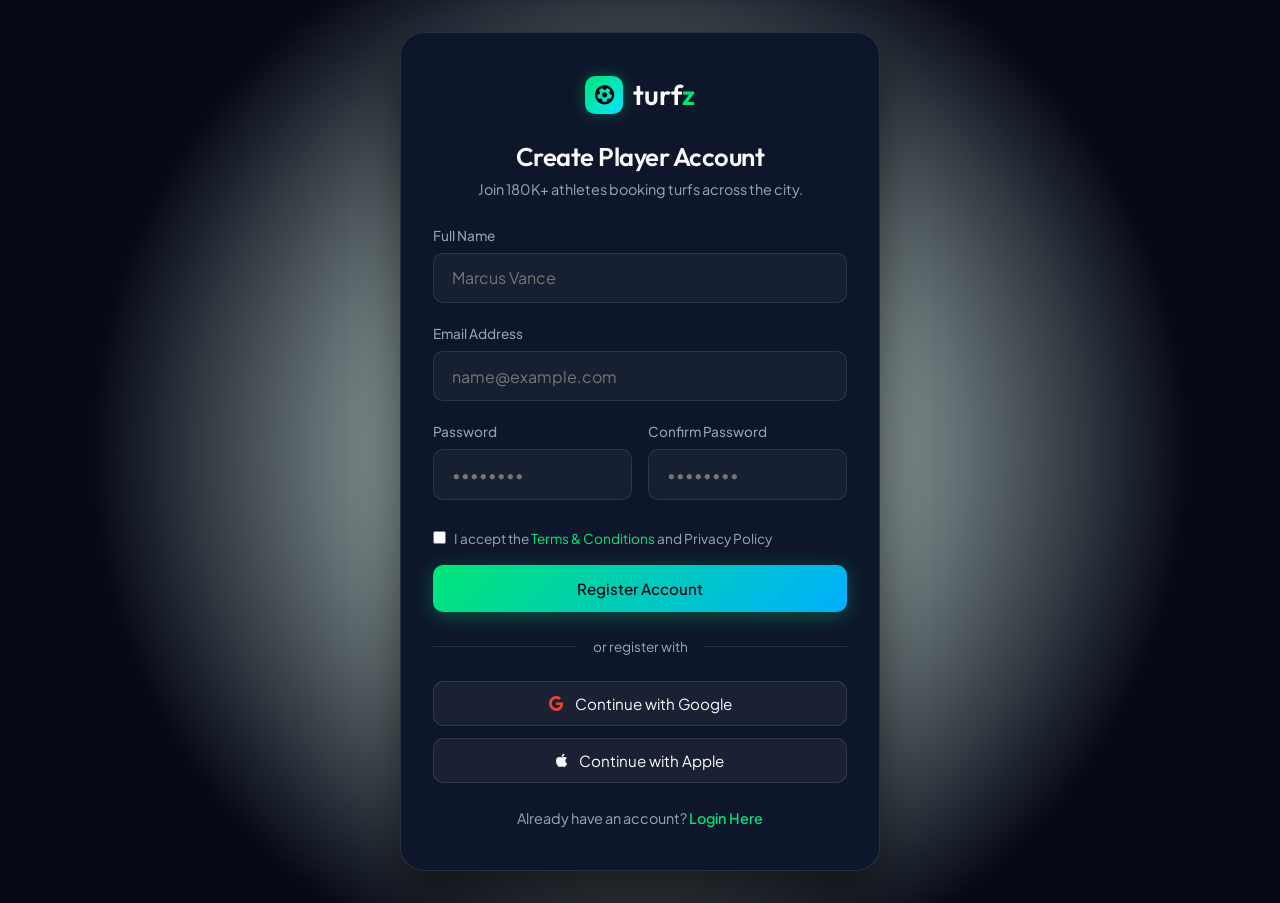
<file: register.html>
<!DOCTYPE html>
<html lang="en" data-theme="dark">
<head>
  <meta charset="UTF-8">
  <meta name="viewport" content="width=device-width, initial-scale=1.0">
  <title>Register — turfz Sports Booking Marketplace</title>
  <link rel="icon" type="image/svg+xml" href="assets/images/favicon.svg">
  <link rel="stylesheet" href="assets/css/style.css">
  <link rel="stylesheet" href="assets/css/rtl.css">
</head>
<body class="auth-page">

  <main class="auth-card" style="max-width: 480px;">
    <!-- Brand Logo Header -->
    <a href="index.html" class="logo auth-logo">
      <div class="logo-icon"><i class="fa-solid fa-futbol"></i></div>
      <div class="logo-text">turf<span>z</span></div>
    </a>

    <h2 style="font-size: 1.6rem; font-weight: 580; margin-bottom: 0.4rem;">Create Player Account</h2>
    <p style="color: var(--text-muted); font-size: 0.9rem; margin-bottom: 1.5rem;">Join 180K+ athletes booking turfs across the city.</p>

    <!-- Register Form -->
    <form data-validate="true" data-redirect="login.html">
      <div class="form-group">
        <label class="form-label" for="regName">Full Name</label>
        <input type="text" id="regName" class="form-input" placeholder="Marcus Vance" required>
      </div>

      <div class="form-group">
        <label class="form-label" for="regEmail">Email Address</label>
        <input type="email" id="regEmail" class="form-input" placeholder="name@example.com" required>
      </div>

      <div style="display: grid; grid-template-columns: 1fr 1fr; gap: 1rem;">
        <div class="form-group">
          <label class="form-label" for="regPassword">Password</label>
          <input type="password" id="regPassword" class="form-input" placeholder="••••••••" required>
        </div>
        <div class="form-group">
          <label class="form-label" for="confirmPassword">Confirm Password</label>
          <input type="password" id="confirmPassword" class="form-input" placeholder="••••••••" required>
        </div>
      </div>

      <div class="form-group" style="margin-block: 0.5rem 1rem;">
        <label style="display: flex; align-items: flex-start; gap: 0.5rem; font-size: 0.85rem; color: var(--text-muted); cursor: pointer;">
          <input type="checkbox" required style="margin-top: 0.2rem; accent-color: var(--primary);">
          <span>I accept the <a href="#" style="color: var(--primary);">Terms & Conditions</a> and Privacy Policy</span>
        </label>
      </div>

      <button type="submit" class="btn btn-primary" style="width: 100%;">Register Account</button>
    </form>

    <!-- Social OAuth Divider -->
    <div class="auth-divider">or register with</div>

    <div class="social-auth-btns">
      <button type="button" class="social-btn">
        <i class="fa-brands fa-google" style="color: #EA4335;"></i> Continue with Google
      </button>
      <button type="button" class="social-btn">
        <i class="fa-brands fa-apple" style="color: var(--text-main);"></i> Continue with Apple
      </button>
    </div>

    <p style="font-size: 0.9rem; color: var(--text-muted);">
      Already have an account? <a href="login.html" style="color: var(--primary); font-weight: 540;">Login Here</a>
    </p>
  </main>

  <script src="assets/js/main.js"></script>
</body>
</html>
</file>
<file: assets/css/style.css>
/* ==========================================================================
   turfz — Premium Modern Sports Venue Booking Marketplace
   Design System & Main Stylesheet
   ========================================================================== */

@import url('https://fonts.googleapis.com/css2?family=Outfit:wght@400;500;520;540;580&family=Plus+Jakarta+Sans:wght@400;430;460;500;520&display=swap');
@import url('https://cdnjs.cloudflare.com/ajax/libs/font-awesome/6.5.1/css/all.min.css');

:root {
  /* Brand Colors */
  --primary: #00E676;          /* Electric Turf Green */
  --primary-hover: #00C853;
  --primary-glow: rgba(0, 230, 118, 0.3);
  --secondary: #00E5FF;        /* Cyber Stadium Cyan */
  --secondary-glow: rgba(0, 229, 255, 0.25);
  --accent: #FFD600;           /* Volt Yellow */
  --danger: #FF5252;
  --success: #00E676;
  --warning: #FF9100;
  
  /* Dark Theme Base (Default) */
  --bg-main: #060A17;
  --bg-surface: #0E162B;
  --bg-card: rgba(18, 28, 54, 0.75);
  --bg-card-hover: rgba(26, 40, 75, 0.9);
  --bg-glass: rgba(14, 22, 43, 0.65);
  --border-color: rgba(255, 255, 255, 0.1);
  --border-active: var(--primary);
  
  /* Typography Colors */
  --text-main: #F8FAFC;
  --text-muted: #94A3B8;
  --text-inverse: #060A17;

  /* Typography Fonts */
  --font-heading: 'Outfit', sans-serif;
  --font-body: 'Plus Jakarta Sans', sans-serif;

  /* Typography Weights (Strictly <= 580) */
  --weight-h1: 580;
  --weight-h2: 540;
  --weight-h3: 520;
  --weight-h4: 500;
  --weight-lead: 460;
  --weight-body: 420;
  --weight-btn: 520;
  --weight-label: 470;

  /* Typography Sizes */
  --size-h1: clamp(2.5rem, 5vw, 4.25rem);
  --size-h2: clamp(2rem, 3.8vw, 3.25rem);
  --size-h3: clamp(1.5rem, 2.5vw, 2.25rem);
  --size-h4: clamp(1.25rem, 1.8vw, 1.6rem);
  --size-body: 1rem;
  --size-lead: 1.15rem;
  --size-btn: 0.95rem;
  --size-caption: 0.85rem;

  /* Spacing & Radius */
  --radius: 16px;
  --radius-sm: 10px;
  --radius-lg: 24px;
  --radius-pill: 9999px;
  --shadow: 0 12px 32px -8px rgba(0, 0, 0, 0.5);
  --shadow-glow: 0 0 25px var(--primary-glow);
  --transition: all 0.3s cubic-bezier(0.4, 0, 0.2, 1);
}

/* Light Theme Overrides */
[data-theme="light"] {
  --bg-main: #F1F5F9;
  --bg-surface: #FFFFFF;
  --bg-card: #FFFFFF;
  --bg-card-hover: #F8FAFC;
  --bg-glass: rgba(255, 255, 255, 0.9);
  --border-color: #CBD5E1;
  --border-active: var(--primary);
  --text-main: #0F172A;
  --text-muted: #475569;
  --text-inverse: #FFFFFF;
  --accent: #D97706;
  --shadow: 0 10px 25px -5px rgba(0, 0, 0, 0.08);
}

[data-theme="light"] body {
  background-color: #F1F5F9;
  color: #0F172A;
}

[data-theme="light"] h1,
[data-theme="light"] h2,
[data-theme="light"] h3,
[data-theme="light"] h4,
[data-theme="light"] h5,
[data-theme="light"] h6 {
  color: #0F172A;
}

[data-theme="light"] .hero-subtext,
[data-theme="light"] .section-subtext,
[data-theme="light"] .lead-text {
  color: #475569;
}

[data-theme="light"] .glass-card:not(.promo-banner) {
  background: #FFFFFF;
  border-color: #E2E8F0;
  color: #0F172A;
}

[data-theme="light"] .glass-card:not(.promo-banner) h1,
[data-theme="light"] .glass-card:not(.promo-banner) h2,
[data-theme="light"] .glass-card:not(.promo-banner) h3,
[data-theme="light"] .glass-card:not(.promo-banner) h4 {
  color: #0F172A;
}

[data-theme="light"] .hero-search-box {
  background: #FFFFFF;
  border-color: #CBD5E1;
}

[data-theme="light"] .form-label {
  color: #334155;
}

[data-theme="light"] .form-input {
  background: #FFFFFF;
  border-color: #CBD5E1;
  color: #0F172A;
}

[data-theme="light"] select.form-input option {
  background-color: #FFFFFF;
  color: #0F172A;
}

[data-theme="light"] .stat-card {
  background: #FFFFFF;
  border: 1px solid #E2E8F0;
}

[data-theme="light"] .stat-number {
  color: #0F172A;
}

[data-theme="light"] .stat-label {
  color: #475569;
}

[data-theme="light"] .slot-picker-container {
  background: #FFFFFF;
  border-color: #E2E8F0;
}

[data-theme="light"] .slot-picker-header h3 {
  color: #0F172A;
}

[data-theme="light"] .day-chip {
  background: #F8FAFC;
  border-color: #CBD5E1;
  color: #0F172A;
}

[data-theme="light"] .day-chip.active {
  background: var(--primary);
  color: #040914;
}

[data-theme="light"] .slot-btn {
  background: #F8FAFC;
  border-color: #CBD5E1;
  color: #0F172A;
}

[data-theme="light"] .slot-btn.disabled {
  background: #F1F5F9;
  color: #94A3B8;
}

[data-theme="light"] .mobile-drawer {
  background: #FFFFFF;
  border-color: #E2E8F0;
}

[data-theme="light"] .header.scrolled {
  background: rgba(255, 255, 255, 0.95);
  border-bottom-color: #E2E8F0;
}

[data-theme="light"] .badge-primary:not(.venue-badge-top):not(.badge-over-image):not([style*="position: absolute"]) {
  background: #DCFCE7 !important;
  color: #15803D !important;
  border: 1px solid #86EFAC !important;
  font-weight: 580 !important;
}

[data-theme="light"] .badge-cyan:not(.venue-badge-top):not(.badge-over-image):not([style*="position: absolute"]) {
  background: #CFFAFE !important;
  color: #0E7490 !important;
  border: 1px solid #67E8F9 !important;
  font-weight: 580 !important;
}

[data-theme="light"] .badge-volt:not(.venue-badge-top):not(.badge-over-image):not([style*="position: absolute"]) {
  background: #FEF3C7 !important;
  color: #92400E !important;
  border: 1px solid #FCD34D !important;
  font-weight: 580 !important;
  text-shadow: none !important;
}

[data-theme="light"] .price-val {
  color: #059669 !important;
}

[data-theme="light"] #priceValueDisplay {
  color: #059669 !important;
}

[data-theme="light"] .logo-text span {
  color: #059669 !important;
}

[data-theme="light"] .nav-link:hover,
[data-theme="light"] .nav-link.active {
  color: #059669 !important;
}

[data-theme="light"] .nav-link::after {
  background: #059669 !important;
}

[data-theme="light"] input[type="range"] {
  accent-color: #059669 !important;
}

[data-theme="light"] .glass-card h3 i[style*="color: var(--primary)"],
[data-theme="light"] i.fa-sliders[style*="color: var(--primary)"] {
  color: #059669 !important;
}

/* Reset & Base */
*, *::before, *::after {
  box-sizing: border-box;
  margin: 0;
  padding: 0;
}

html {
  scroll-behavior: smooth;
  font-size: 16px;
  overflow-x: hidden;
}

body {
  font-family: var(--font-body);
  background-color: var(--bg-main);
  color: var(--text-main);
  line-height: 1.6;
  font-weight: var(--weight-body);
  overflow-x: hidden;
  max-width: 100%;
  transition: background-color 0.3s ease, color 0.3s ease;
}

a {
  color: inherit;
  text-decoration: none;
  transition: var(--transition);
}

img {
  max-width: 100%;
  height: auto;
  display: block;
}

ul {
  list-style: none;
}

button, input, select, textarea {
  font-family: inherit;
  font-size: inherit;
  color: inherit;
  border: none;
  outline: none;
  background: none;
}

/* Global Heading & Typography Rules */
h1, h2, h3, h4, h5, h6 {
  font-family: var(--font-heading);
  line-height: 1.15;
  letter-spacing: -0.02em;
  color: var(--text-main);
}

h1 { font-size: var(--size-h1); font-weight: var(--weight-h1); }
h2 { font-size: var(--size-h2); font-weight: var(--weight-h2); }
h3 { font-size: var(--size-h3); font-weight: var(--weight-h3); }
h4 { font-size: var(--size-h4); font-weight: var(--weight-h4); }

.lead-text {
  font-size: var(--size-lead);
  font-weight: var(--weight-lead);
  color: var(--text-muted);
}

/* MANDATORY STEP 3 ALIGNMENT RULES */
.section-title {
  text-align: center !important;
  margin-bottom: 0.5rem;
}

.section-subtext {
  text-align: center !important;
  max-width: 680px;
  margin-inline: auto;
  margin-bottom: 3rem;
  color: var(--text-muted);
}

.container {
  width: 100%;
  max-width: 1280px;
  margin-inline: auto;
  padding-inline: 1.5rem;
}

/* Badge Component */
.badge {
  display: inline-flex;
  align-items: center;
  gap: 0.5rem;
  padding: 0.35rem 0.9rem;
  border-radius: var(--radius-pill);
  font-size: var(--size-caption);
  font-weight: 500;
  text-transform: uppercase;
  letter-spacing: 0.05em;
}

.badge-primary {
  background: rgba(0, 230, 118, 0.15);
  color: var(--primary);
  border: 1px solid rgba(0, 230, 118, 0.3);
}

.badge-cyan {
  background: rgba(0, 229, 255, 0.15);
  color: var(--secondary);
  border: 1px solid rgba(0, 229, 255, 0.3);
}

.badge-volt {
  background: rgba(255, 214, 0, 0.18);
  color: #FFD600;
  border: 1px solid rgba(255, 214, 0, 0.4);
  font-weight: 580;
  text-shadow: 0 1px 2px rgba(0, 0, 0, 0.7);
}

[data-theme="light"] .badge-volt {
  background: #FEF3C7 !important;
  color: #92400E !important;
  border: 1px solid #FCD34D !important;
  font-weight: 600 !important;
  text-shadow: none !important;
}

.pulsing-dot {
  width: 8px;
  height: 8px;
  border-radius: 50%;
  background-color: var(--primary);
  box-shadow: 0 0 10px var(--primary);
  animation: pulseGlow 1.5s infinite;
}

@keyframes pulseGlow {
  0% { transform: scale(0.95); opacity: 0.7; }
  50% { transform: scale(1.2); opacity: 1; box-shadow: 0 0 15px var(--primary); }
  100% { transform: scale(0.95); opacity: 0.7; }
}

/* Buttons */
.btn {
  display: inline-flex;
  align-items: center;
  justify-content: center;
  gap: 0.65rem;
  padding: 0.85rem 1.75rem;
  border-radius: var(--radius-sm);
  font-size: var(--size-btn);
  font-weight: var(--weight-btn);
  cursor: pointer;
  transition: var(--transition);
  white-space: nowrap;
  position: relative;
  overflow: hidden;
}

.btn-primary {
  background: linear-gradient(135deg, var(--primary) 0%, #00B0FF 100%);
  color: #040914;
  box-shadow: 0 4px 20px var(--primary-glow);
}

.btn-primary:hover {
  transform: translateY(-2px);
  box-shadow: 0 8px 28px var(--primary-glow);
  color: #040914;
}

.btn-secondary {
  background: rgba(255, 255, 255, 0.06);
  color: var(--text-main);
  border: 1px solid var(--border-color);
  backdrop-filter: blur(10px);
}

.btn-secondary:hover {
  background: rgba(255, 255, 255, 0.12);
  border-color: var(--primary);
  color: var(--primary);
  transform: translateY(-2px);
}

.btn-outline {
  border: 1.5px solid var(--primary);
  color: var(--primary);
}

.btn-outline:hover {
  background: var(--primary);
  color: #040914;
  transform: translateY(-2px);
}

.btn-sm {
  padding: 0.5rem 1rem;
  font-size: 0.875rem;
}

.btn-lg {
  padding: 1.1rem 2.25rem;
  font-size: 1.05rem;
}

/* ==========================================================================
   NAVBAR & HEADER (STEP 4 & STEP 6)
   ========================================================================== */
.header {
  position: fixed;
  top: 0;
  left: 0;
  width: 100%;
  z-index: 1000;
  padding-block: 1rem;
  transition: var(--transition);
}

.header.scrolled {
  background: var(--bg-glass);
  backdrop-filter: blur(16px);
  -webkit-backdrop-filter: blur(16px);
  border-bottom: 1px solid var(--border-color);
  padding-block: 0.75rem;
  box-shadow: var(--shadow);
}

.navbar {
  display: flex;
  align-items: center;
  justify-content: space-between;
}

.logo {
  display: flex;
  align-items: center;
  gap: 0.6rem;
  font-family: var(--font-heading);
  font-size: 1.75rem;
  font-weight: 580;
  color: var(--text-main);
}

.logo-icon {
  width: 38px;
  height: 38px;
  background: linear-gradient(135deg, var(--primary), var(--secondary));
  border-radius: 10px;
  display: flex;
  align-items: center;
  justify-content: center;
  color: #040914;
  font-size: 1.2rem;
  box-shadow: 0 0 15px var(--primary-glow);
}

.logo-text span {
  color: var(--primary);
}

/* Nav Links - Desktop > 1024px */
.nav-links {
  display: flex;
  align-items: center;
  gap: 2rem;
}

.nav-link {
  font-size: var(--size-btn);
  font-weight: var(--weight-label);
  color: var(--text-muted);
  position: relative;
  padding-block: 0.25rem;
}

.nav-link:hover, .nav-link.active {
  color: var(--primary);
}

.nav-link::after {
  content: '';
  position: absolute;
  bottom: -2px;
  left: 0;
  width: 0%;
  height: 2px;
  background: var(--primary);
  transition: var(--transition);
  border-radius: 2px;
}

.nav-link:hover::after, .nav-link.active::after {
  width: 100%;
}

.nav-actions {
  display: flex;
  align-items: center;
  gap: 1rem;
}

/* Utility Icons (Theme & RTL) */
.icon-btn {
  width: 42px;
  height: 42px;
  border-radius: var(--radius-sm);
  background: rgba(255, 255, 255, 0.05);
  border: 1px solid var(--border-color);
  color: var(--text-main);
  display: flex;
  align-items: center;
  justify-content: center;
  cursor: pointer;
  font-size: 1.1rem;
  transition: var(--transition);
}

.icon-btn:hover {
  background: rgba(255, 255, 255, 0.12);
  border-color: var(--primary);
  color: var(--primary);
}

/* Hamburger Toggle Icon (<= 1024px) */
.hamburger-toggle {
  display: none;
  font-size: 1.5rem;
  cursor: pointer;
  background: none;
  border: none;
  color: var(--text-main);
  padding: 0.5rem;
}

/* Hamburger Drawer Overlay */
.drawer-overlay {
  position: fixed;
  inset: 0;
  background: rgba(4, 9, 20, 0.75);
  backdrop-filter: blur(8px);
  z-index: 1050;
  opacity: 0;
  visibility: hidden;
  transition: var(--transition);
}

.drawer-overlay.open {
  opacity: 1;
  visibility: visible;
}

/* Mobile Slide Drawer */
.mobile-drawer {
  position: fixed;
  top: 0;
  right: -320px;
  width: 320px;
  height: 100vh;
  background: var(--bg-surface);
  border-left: 1px solid var(--border-color);
  z-index: 1100;
  padding: 2rem 1.5rem;
  display: flex;
  flex-direction: column;
  justify-content: space-between;
  transition: right 0.35s cubic-bezier(0.4, 0, 0.2, 1);
  box-shadow: -10px 0 30px rgba(0, 0, 0, 0.5);
}

.mobile-drawer.open {
  right: 0;
}

.drawer-header {
  display: flex;
  align-items: center;
  justify-content: space-between;
  margin-bottom: 2rem;
  padding-bottom: 1rem;
  border-bottom: 1px solid var(--border-color);
}

.drawer-close {
  width: 36px;
  height: 36px;
  border-radius: 50%;
  background: rgba(255, 255, 255, 0.05);
  display: flex;
  align-items: center;
  justify-content: center;
  cursor: pointer;
  color: var(--text-main);
}

.drawer-nav {
  display: flex;
  flex-direction: column;
  gap: 1rem;
}

.drawer-nav .nav-link {
  font-size: 1.15rem;
  padding-block: 0.6rem;
  min-height: 44px;
  display: flex;
  align-items: center;
}

.drawer-controls {
  margin-top: auto;
  padding-top: 1.5rem;
  border-top: 1px solid var(--border-color);
  display: flex;
  flex-direction: column;
  gap: 1rem;
}

.drawer-controls-row {
  display: flex;
  align-items: center;
  justify-content: space-between;
}

/* ==========================================================================
   CARDS & SECTIONS SYSTEM (STEP 3 & STEP 9)
   ========================================================================== */
.section {
  padding-block: 5rem;
  position: relative;
}

.glass-card {
  background: var(--bg-card);
  border: 1px solid var(--border-color);
  border-radius: var(--radius);
  padding: 1.75rem;
  backdrop-filter: blur(12px);
  -webkit-backdrop-filter: blur(12px);
  transition: var(--transition);
  display: flex;
  flex-direction: column;
  height: 100%;
}

.glass-card:hover {
  background: var(--bg-card-hover);
  border-color: rgba(0, 230, 118, 0.4);
  transform: translateY(-4px);
  box-shadow: 0 15px 35px -10px rgba(0, 0, 0, 0.5), var(--shadow-glow);
}

/* ==========================================================================
   HERO SECTION (STEP 9.1 & STEP 11)
   ========================================================================== */
.hero-section {
  min-height: 90vh;
  padding-top: 8.5rem;
  padding-bottom: 4rem;
  display: flex;
  align-items: center;
  position: relative;
  overflow: hidden;
  background: radial-gradient(circle at 70% 20%, rgba(0, 230, 118, 0.12) 0%, rgba(6, 10, 23, 0) 60%),
              radial-gradient(circle at 20% 80%, rgba(0, 229, 255, 0.08) 0%, rgba(6, 10, 23, 0) 50%);
}

.hero-grid {
  display: grid;
  grid-template-columns: 1.1fr 0.9fr;
  gap: 3.5rem;
  align-items: center;
}

.hero-content {
  animation: fadeInUp 0.8s ease forwards;
}

.hero-title {
  margin-block: 1rem 1.25rem;
}

.hero-title span {
  background: linear-gradient(135deg, var(--primary) 0%, var(--secondary) 100%);
  -webkit-background-clip: text;
  -webkit-text-fill-color: transparent;
}

.hero-subtext {
  font-size: var(--size-lead);
  color: var(--text-muted);
  margin-bottom: 2rem;
  max-width: 540px;
}

/* Search Bar Component */
.hero-search-box {
  background: var(--bg-surface);
  border: 1px solid var(--border-color);
  border-radius: var(--radius-lg);
  padding: 0.75rem 1rem;
  display: flex;
  align-items: center;
  gap: 1rem;
  box-shadow: 0 20px 40px rgba(0, 0, 0, 0.4);
  max-width: 620px;
  margin-bottom: 2rem;
}

.search-field {
  display: flex;
  align-items: center;
  gap: 0.75rem;
  flex: 1;
  padding-inline: 0.5rem;
}

.search-field i {
  color: var(--primary);
  font-size: 1.2rem;
}

.search-field select,
.search-field input {
  width: 100%;
  font-size: 0.95rem;
}

.search-divider {
  width: 1px;
  height: 35px;
  background: var(--border-color);
}

.hero-stats {
  display: flex;
  align-items: center;
  gap: 1rem;
  background: var(--bg-card);
  border: 1px solid var(--border-color);
  padding: 0.85rem 1.25rem;
  border-radius: var(--radius-lg);
  backdrop-filter: blur(14px);
  -webkit-backdrop-filter: blur(14px);
  box-shadow: 0 12px 32px rgba(0, 0, 0, 0.25);
  width: fit-content;
  max-width: 100%;
}

.stat-card {
  display: flex;
  align-items: center;
  gap: 0.85rem;
  padding: 0.5rem 0.75rem;
  border-radius: var(--radius-sm);
  transition: var(--transition);
  position: relative;
  flex: 1;
}

.stat-card:hover {
  background: rgba(255, 255, 255, 0.05);
  transform: translateY(-2px);
}

.stat-icon {
  width: 44px;
  height: 44px;
  min-width: 44px;
  border-radius: 12px;
  display: flex;
  align-items: center;
  justify-content: center;
  font-size: 1.2rem;
  box-shadow: 0 4px 14px rgba(0, 0, 0, 0.2);
}

.stat-icon.trophy-icon {
  background: rgba(0, 230, 118, 0.12);
  color: var(--primary);
  border: 1px solid rgba(0, 230, 118, 0.25);
}

.stat-icon.star-icon {
  background: rgba(255, 214, 0, 0.12);
  color: #FFD600;
  border: 1px solid rgba(255, 214, 0, 0.25);
}

.stat-icon.lock-icon {
  background: rgba(0, 229, 255, 0.12);
  color: #00E5FF;
  border: 1px solid rgba(0, 229, 255, 0.25);
}

.stat-info {
  display: flex;
  flex-direction: column;
}

.stat-number {
  font-family: var(--font-heading);
  font-size: 1.5rem;
  font-weight: 580;
  color: var(--text-main);
  line-height: 1.1;
  display: flex;
  align-items: center;
  gap: 0.25rem;
}

.stat-card:nth-child(1) .stat-number {
  color: var(--primary);
}

.stat-card:nth-child(2) .stat-number {
  color: #FFD600;
}

.stat-card:nth-child(3) .stat-number {
  color: #00E5FF;
}

.stat-label {
  font-size: 0.78rem;
  font-weight: 500;
  color: var(--text-muted);
  white-space: nowrap;
  letter-spacing: 0.2px;
}

.hero-visual {
  position: relative;
}

.hero-image-wrapper {
  position: relative;
  border-radius: var(--radius-lg);
  overflow: hidden;
  box-shadow: var(--shadow);
  border: 1px solid var(--border-color);
}

.hero-image-wrapper img {
  width: 100%;
  height: 480px;
  object-fit: cover;
  transition: transform 0.5s ease;
}

.hero-image-wrapper:hover img {
  transform: scale(1.03);
}

.floating-badge-box {
  position: absolute;
  bottom: 20px;
  left: -20px;
  background: var(--bg-surface);
  border: 1px solid var(--border-color);
  padding: 1rem 1.25rem;
  border-radius: var(--radius);
  display: flex;
  align-items: center;
  gap: 1rem;
  box-shadow: 0 15px 30px rgba(0, 0, 0, 0.4);
  backdrop-filter: blur(10px);
  animation: floatAnim 4s ease-in-out infinite;
}

@keyframes floatAnim {
  0%, 100% { transform: translateY(0); }
  50% { transform: translateY(-10px); }
}

/* ==========================================================================
   SPORTS CATEGORIES GRID
   ========================================================================== */
.sports-grid {
  display: grid;
  grid-template-columns: repeat(auto-fit, minmax(180px, 1fr));
  gap: 1.5rem;
}

.sport-card {
  background: var(--bg-card);
  border: 1px solid var(--border-color);
  border-radius: var(--radius);
  padding: 1.75rem 1.25rem;
  text-align: center;
  display: flex;
  flex-direction: column;
  align-items: center;
  justify-content: center;
  gap: 1rem;
  cursor: pointer;
  transition: var(--transition);
}

.sport-card:hover {
  background: var(--bg-card-hover);
  border-color: var(--primary);
  transform: translateY(-6px);
  box-shadow: var(--shadow-glow);
}

.sport-icon {
  width: 60px;
  height: 60px;
  border-radius: 50%;
  background: rgba(0, 230, 118, 0.1);
  color: var(--primary);
  display: flex;
  align-items: center;
  justify-content: center;
  font-size: 1.75rem;
  transition: var(--transition);
}

.sport-card:hover .sport-icon {
  background: var(--primary);
  color: #040914;
  transform: scale(1.1);
}

.sport-name {
  font-size: 1.1rem;
  font-weight: 540;
}

.sport-count {
  font-size: 0.85rem;
  color: var(--text-muted);
}

/* ==========================================================================
   DIRECTORY & CONTACT LAYOUTS
   ========================================================================== */
.directory-layout {
  display: grid;
  grid-template-columns: 280px 1fr;
  gap: 2rem;
  align-items: start;
}

.contact-layout {
  display: grid;
  grid-template-columns: 1fr 1fr;
  gap: 3rem;
  align-items: start;
}

/* ==========================================================================
   VENUE LISTINGS & CARDS
   ========================================================================== */
.venues-grid {
  display: grid;
  grid-template-columns: repeat(auto-fit, minmax(320px, 1fr));
  gap: 2rem;
}

.venue-card {
  background: var(--bg-card);
  border: 1px solid var(--border-color);
  border-radius: var(--radius);
  overflow: hidden;
  display: flex;
  flex-direction: column;
  transition: var(--transition);
  height: 100%;
}

.venue-card:hover {
  border-color: var(--primary);
  transform: translateY(-6px);
  box-shadow: 0 15px 35px rgba(0, 0, 0, 0.4), var(--shadow-glow);
}

.venue-thumb {
  position: relative;
  height: 210px;
  overflow: hidden;
}

.venue-thumb img {
  width: 100%;
  height: 100%;
  object-fit: cover;
  transition: transform 0.5s ease;
}

.venue-card:hover .venue-thumb img {
  transform: scale(1.05);
}

/* Badges Overlaying Images / Media (Venue cards, Blog thumbnails, Hero media, etc.) */
.venue-badge-top,
.venue-thumb .badge,
.blog-thumb .badge,
[style*="position: absolute"].badge,
.badge-over-image {
  position: absolute;
  top: 15px;
  left: 15px;
  background: rgba(6, 10, 23, 0.85) !important;
  backdrop-filter: blur(12px) !important;
  -webkit-backdrop-filter: blur(12px) !important;
  box-shadow: 0 4px 14px rgba(0, 0, 0, 0.4) !important;
  z-index: 2;
}

.venue-badge-top.badge-primary,
.venue-thumb .badge-primary,
.blog-thumb .badge-primary,
[style*="position: absolute"].badge-primary,
.badge-over-image.badge-primary {
  color: #00E676 !important;
  border: 1px solid rgba(0, 230, 118, 0.5) !important;
}

.venue-badge-top.badge-cyan,
.venue-thumb .badge-cyan,
.blog-thumb .badge-cyan,
[style*="position: absolute"].badge-cyan,
.badge-over-image.badge-cyan {
  color: #00E5FF !important;
  border: 1px solid rgba(0, 229, 255, 0.5) !important;
}

.venue-badge-top.badge-volt,
.venue-thumb .badge-volt,
.blog-thumb .badge-volt,
[style*="position: absolute"].badge-volt,
.badge-over-image.badge-volt {
  color: #FFD600 !important;
  border: 1px solid rgba(255, 214, 0, 0.5) !important;
  text-shadow: none !important;
}

.venue-rating {
  position: absolute;
  top: 15px;
  right: 15px;
  background: rgba(4, 9, 20, 0.75);
  backdrop-filter: blur(8px);
  padding: 0.3rem 0.6rem;
  border-radius: var(--radius-pill);
  font-size: 0.85rem;
  font-weight: 520;
  color: #FFD600;
  display: flex;
  align-items: center;
  gap: 0.3rem;
}

.venue-body {
  padding: 1.5rem;
  display: flex;
  flex-direction: column;
  flex: 1;
}

.venue-title {
  font-size: 1.3rem;
  font-weight: 540;
  margin-bottom: 0.4rem;
}

.venue-location {
  font-size: 0.9rem;
  color: var(--text-muted);
  display: flex;
  align-items: center;
  gap: 0.4rem;
  margin-bottom: 1rem;
}

.venue-specs {
  display: flex;
  align-items: center;
  gap: 1rem;
  padding-block: 0.75rem;
  border-block: 1px solid var(--border-color);
  margin-bottom: 1.25rem;
  font-size: 0.85rem;
  color: var(--text-muted);
}

.venue-footer {
  margin-top: auto;
  display: flex;
  align-items: center;
  justify-content: space-between;
  gap: 0.75rem 1rem;
  flex-wrap: wrap;
}

.venue-price {
  display: flex;
  flex-direction: column;
  flex-shrink: 0;
}

.venue-footer .btn {
  flex-shrink: 0;
}

.price-val {
  font-family: var(--font-heading);
  font-size: 1.35rem;
  font-weight: 580;
  color: var(--primary);
}

.price-unit {
  font-size: 0.75rem;
  color: var(--text-muted);
}

/* ==========================================================================
   INTERACTIVE REAL-TIME SLOT MATRIX PICKER
   ========================================================================== */
.slot-picker-container {
  background: var(--bg-surface);
  border: 1px solid var(--border-color);
  border-radius: var(--radius-lg);
  padding: 2rem;
  box-shadow: var(--shadow);
}

.slot-picker-header {
  display: flex;
  align-items: center;
  justify-content: space-between;
  flex-wrap: wrap;
  gap: 1rem;
  margin-bottom: 1.5rem;
  padding-bottom: 1rem;
  border-bottom: 1px solid var(--border-color);
}

.slot-days {
  display: flex;
  gap: 0.75rem;
  overflow-x: auto;
  padding-bottom: 0.5rem;
}

.day-chip {
  padding: 0.6rem 1.2rem;
  border-radius: var(--radius-sm);
  background: rgba(255, 255, 255, 0.05);
  border: 1px solid var(--border-color);
  cursor: pointer;
  text-align: center;
  min-width: 90px;
  transition: var(--transition);
}

.day-chip:hover, .day-chip.active {
  background: var(--primary);
  color: #040914;
  border-color: var(--primary);
}

.day-chip .day-name { font-size: 0.8rem; text-transform: uppercase; }
.day-chip .day-date { font-size: 1.1rem; font-weight: 580; }

.slots-grid {
  display: grid;
  grid-template-columns: repeat(auto-fill, minmax(120px, 1fr));
  gap: 0.75rem;
  margin-bottom: 1.5rem;
}

.slot-btn {
  padding: 0.75rem 0.5rem;
  border-radius: var(--radius-sm);
  background: rgba(255, 255, 255, 0.04);
  border: 1px solid var(--border-color);
  text-align: center;
  cursor: pointer;
  font-size: 0.9rem;
  font-weight: 500;
  transition: var(--transition);
}

.slot-btn:hover:not(.disabled) {
  border-color: var(--primary);
  color: var(--primary);
  background: rgba(0, 230, 118, 0.1);
}

.slot-btn.selected {
  background: var(--primary);
  color: #040914;
  border-color: var(--primary);
  box-shadow: 0 0 15px var(--primary-glow);
}

.slot-btn.disabled {
  opacity: 0.35;
  cursor: not-allowed;
  text-decoration: line-through;
  background: rgba(255, 255, 255, 0.01);
}

/* ==========================================================================
   COMMUNITY & PROMO BANNERS
   ========================================================================== */
.promo-banner,
.promo-banner.glass-card {
  background: linear-gradient(135deg, #061A29 0%, #0A2E2B 100%) !important;
  border: 1px solid rgba(0, 230, 118, 0.3) !important;
  position: relative;
  overflow: hidden;
  color: #FFFFFF !important;
}

[data-theme="light"] .promo-banner,
[data-theme="light"] .promo-banner.glass-card {
  background: linear-gradient(135deg, #061A29 0%, #0A2E2B 100%) !important;
  border: 1px solid rgba(0, 230, 118, 0.3) !important;
  color: #FFFFFF !important;
}

.promo-banner h1,
.promo-banner h2,
.promo-banner h3,
.promo-banner h4,
.promo-banner .promo-title,
[data-theme="light"] .promo-banner h1,
[data-theme="light"] .promo-banner h2,
[data-theme="light"] .promo-banner h3,
[data-theme="light"] .promo-banner h4,
[data-theme="light"] .promo-banner .promo-title,
[data-theme="light"] .promo-banner [style*="color: var(--text-main)"] {
  color: #FFFFFF !important;
}

.promo-banner p,
.promo-banner .promo-text,
.promo-banner .form-label,
[data-theme="light"] .promo-banner p,
[data-theme="light"] .promo-banner .promo-text,
[data-theme="light"] .promo-banner .form-label,
[data-theme="light"] .promo-banner [style*="color: var(--text-muted)"] {
  color: rgba(255, 255, 255, 0.88) !important;
}

.promo-banner .form-input,
[data-theme="light"] .promo-banner .form-input {
  background: rgba(255, 255, 255, 0.08) !important;
  border-color: rgba(255, 255, 255, 0.2) !important;
  color: #FFFFFF !important;
}

.promo-banner select.form-input option,
[data-theme="light"] .promo-banner select.form-input option {
  background-color: #0E162B !important;
  color: #FFFFFF !important;
}

.promo-banner strong,
[data-theme="light"] .promo-banner strong {
  color: var(--primary) !important;
}

.promo-grid {
  display: grid;
  grid-template-columns: 1.2fr 0.8fr;
  gap: 2rem;
  align-items: center;
}

.calc-banner {
  padding: 3rem;
}

.calc-grid {
  display: grid;
  grid-template-columns: repeat(auto-fit, minmax(300px, 1fr));
  gap: 3rem;
  align-items: center;
  position: relative;
  z-index: 1;
  width: 100%;
}

.calc-img-wrapper {
  position: relative;
  margin-bottom: 1.5rem;
  overflow: hidden;
  border-radius: var(--radius-lg);
  width: 100%;
  max-width: 100%;
}

/* Floating Badge Overlay over Corporate Match Image */
.calc-overlay-badge {
  position: absolute;
  bottom: 12px;
  right: 12px;
  background: rgba(6, 10, 23, 0.85) !important;
  backdrop-filter: blur(12px) !important;
  -webkit-backdrop-filter: blur(12px) !important;
  padding: 0.55rem 0.9rem;
  border-radius: var(--radius);
  border: 1px solid rgba(255, 255, 255, 0.18) !important;
  display: flex;
  align-items: center;
  gap: 0.6rem;
  box-shadow: 0 8px 24px rgba(0, 0, 0, 0.4) !important;
  z-index: 2;
}

.calc-overlay-badge .badge-star-icon {
  color: var(--accent);
  font-size: 1.2rem;
}

.calc-overlay-badge .badge-title {
  font-weight: 580;
  font-size: 0.9rem;
  line-height: 1.2;
  color: #FFFFFF !important;
}

.calc-overlay-badge .badge-subtext {
  font-size: 0.72rem;
  color: rgba(255, 255, 255, 0.8) !important;
}

[data-theme="light"] .calc-overlay-badge {
  background: #FFFFFF !important;
  border: 1px solid #CBD5E1 !important;
  box-shadow: 0 8px 20px rgba(0, 0, 0, 0.12) !important;
}

[data-theme="light"] .calc-overlay-badge .badge-title {
  color: #0F172A !important;
}

[data-theme="light"] .calc-overlay-badge .badge-subtext {
  color: #475569 !important;
}

.calc-img {
  width: 100% !important;
  max-width: 100% !important;
  min-width: 100% !important;
  height: 260px;
  object-fit: cover !important;
  object-position: center !important;
  display: block !important;
  border-radius: var(--radius-lg);
  border: 2px solid rgba(255, 255, 255, 0.1);
  box-shadow: 0 15px 35px rgba(0, 0, 0, 0.4);
}

/* Step Cards Grid (About Page Alignment) */
.step-cards-grid {
  display: grid;
  grid-template-columns: repeat(auto-fit, minmax(280px, 1fr));
  gap: 2rem;
  margin-top: 2rem;
  align-items: stretch;
}

.step-card {
  display: flex;
  flex-direction: column;
  height: 100%;
}

.step-card h3 {
  min-height: 3.2rem;
  margin-bottom: 0.5rem;
  display: flex;
  align-items: flex-start;
  line-height: 1.35;
}

@media (max-width: 768px) {
  .step-card h3 {
    min-height: auto;
  }
}

/* ==========================================================================
   APP DOWNLOAD & MOBILE UX
   ========================================================================== */
.app-section {
  background: var(--bg-surface);
  border-block: 1px solid var(--border-color);
}

.app-grid {
  display: grid;
  grid-template-columns: 1fr 1fr;
  gap: 3rem;
  align-items: center;
}

.store-btns {
  display: flex;
  gap: 1rem;
  margin-top: 1.5rem;
}

.store-btn {
  display: inline-flex;
  align-items: center;
  gap: 0.75rem;
  padding: 0.75rem 1.5rem;
  border-radius: var(--radius-sm);
  background: rgba(255, 255, 255, 0.08);
  border: 1px solid var(--border-color);
  color: var(--text-main);
  transition: var(--transition);
}

.store-btn:hover {
  background: rgba(255, 255, 255, 0.15);
  border-color: var(--primary);
}

.store-btn i { font-size: 1.75rem; color: var(--primary); }

/* ==========================================================================
   AUTHENTICATION PAGES (STEP 9.7 & 9.8) - NO THEME TOGGLE, NO BACK TO HOME
   ========================================================================== */
.auth-page {
  min-height: 100vh;
  display: flex;
  align-items: center;
  justify-content: center;
  background: radial-gradient(circle at center, rgba(0, 230, 118, 0.1) 0%, rgba(6, 10, 23, 1) 70%);
  padding: 2rem 1rem;
}

.auth-card {
  width: 100%;
  max-width: 440px;
  background: var(--bg-surface);
  border: 1px solid var(--border-color);
  border-radius: var(--radius-lg);
  padding: 2.5rem 2rem;
  box-shadow: 0 25px 50px rgba(0, 0, 0, 0.6);
  text-align: center;
}

.auth-logo {
  display: inline-flex;
  margin-bottom: 1.5rem;
}

.form-group {
  margin-bottom: 1.25rem;
  text-align: left;
}

.form-label {
  display: block;
  font-size: var(--size-caption);
  font-weight: var(--weight-label);
  margin-bottom: 0.4rem;
  color: var(--text-muted);
}

.form-input {
  width: 100%;
  padding: 0.85rem 1.1rem;
  border-radius: var(--radius-sm);
  background: rgba(255, 255, 255, 0.04);
  border: 1px solid var(--border-color);
  color: var(--text-main);
  transition: var(--transition);
}

select.form-input option {
  background-color: var(--bg-surface);
  color: var(--text-main);
}

.form-input:focus {
  border-color: var(--primary);
  background: rgba(255, 255, 255, 0.07);
  box-shadow: 0 0 15px var(--primary-glow);
}

.auth-divider {
  display: flex;
  align-items: center;
  gap: 1rem;
  margin-block: 1.5rem;
  color: var(--text-muted);
  font-size: 0.85rem;
}

.auth-divider::before, .auth-divider::after {
  content: '';
  flex: 1;
  height: 1px;
  background: var(--border-color);
}

.social-auth-btns {
  display: flex;
  flex-direction: column;
  gap: 0.75rem;
  margin-bottom: 1.5rem;
}

.social-btn {
  width: 100%;
  display: flex;
  align-items: center;
  justify-content: center;
  gap: 0.75rem;
  padding: 0.75rem;
  border-radius: var(--radius-sm);
  background: rgba(255, 255, 255, 0.05);
  border: 1px solid var(--border-color);
  color: var(--text-main);
  font-size: 0.95rem;
  cursor: pointer;
  transition: var(--transition);
}

.social-btn:hover {
  background: rgba(255, 255, 255, 0.1);
  border-color: var(--primary);
}

/* ==========================================================================
   DASHBOARD LAYOUT (STEP 9.9)
   ========================================================================== */
.dashboard-layout {
  display: flex;
  min-height: 100vh;
  padding-top: 5rem;
}

.dashboard-sidebar {
  width: 280px;
  background: var(--bg-surface);
  border-right: 1px solid var(--border-color);
  padding: 2rem 1.25rem;
  display: flex;
  flex-direction: column;
  justify-content: space-between;
}

.dash-nav {
  display: flex;
  flex-direction: column;
  gap: 0.5rem;
}

.dash-nav-item {
  display: flex;
  align-items: center;
  gap: 0.85rem;
  padding: 0.85rem 1.1rem;
  border-radius: var(--radius-sm);
  color: var(--text-muted);
  cursor: pointer;
  transition: var(--transition);
  font-weight: 500;
}

.dash-nav-item:hover, .dash-nav-item.active {
  background: rgba(0, 230, 118, 0.12);
  color: var(--primary);
}

.dashboard-content {
  flex: 1;
  padding: 2.5rem;
  background: var(--bg-main);
  overflow-y: auto;
}

.kpi-grid {
  display: grid;
  grid-template-columns: repeat(auto-fit, minmax(220px, 1fr));
  gap: 1.5rem;
  margin-bottom: 2.5rem;
}

.kpi-card {
  background: var(--bg-surface);
  border: 1px solid var(--border-color);
  border-radius: var(--radius);
  padding: 1.5rem;
  display: flex;
  align-items: center;
  gap: 1.25rem;
}

.kpi-icon {
  width: 54px;
  height: 54px;
  border-radius: 14px;
  background: rgba(0, 230, 118, 0.15);
  color: var(--primary);
  display: flex;
  align-items: center;
  justify-content: center;
  font-size: 1.5rem;
}

/* ==========================================================================
   FOOTER (STEP 10)
   ========================================================================== */
.footer {
  background: var(--bg-surface);
  border-top: 1px solid var(--border-color);
  padding-top: 4.5rem;
  padding-bottom: 2rem;
  color: var(--text-muted);
}

.footer-grid {
  display: grid;
  grid-template-columns: 2fr 1fr 1fr 1.2fr;
  gap: 3rem;
  margin-bottom: 3.5rem;
}

.footer-logo {
  margin-bottom: 1rem;
}

.footer-col h4 {
  font-size: 1.15rem;
  font-weight: 540;
  color: var(--text-main);
  margin-bottom: 1.25rem;
}

.footer-links {
  display: flex;
  flex-direction: column;
  gap: 0.75rem;
}

.footer-links a:hover {
  color: var(--primary);
}

.footer-bottom {
  padding-top: 2rem;
  border-top: 1px solid var(--border-color);
  text-align: center;
  font-size: 0.875rem;
}

/* Keyframe Entrance Animations */
@keyframes fadeInUp {
  from { opacity: 0; transform: translateY(30px); }
  to { opacity: 1; transform: translateY(0); }
}

/* ==========================================================================
   STEP 7 — RESPONSIVE BREAKPOINTS (CRITICAL RULE)
   ========================================================================== */
@media (max-width: 1024px) {
  /* Prevent horizontal overflow */
  html, body { overflow-x: hidden; max-width: 100%; }
  
  /* Hide Desktop Horizontal Navbar Links, Theme/RTL Toggles, & Login Btn in Header */
  .nav-links { display: none !important; }
  .header-theme-toggle { display: none !important; }
  .header .rtl-toggle-btn { display: none !important; }
  .header .nav-actions .btn { display: none !important; }
  .hamburger-toggle { display: flex !important; align-items: center; justify-content: center; }
  .nav-actions { gap: 0; }
  
  .hero-grid { grid-template-columns: 1fr; text-align: center; }
  .hero-subtext { margin-inline: auto; }
  .hero-search-box { margin-inline: auto; flex-direction: column; width: 100%; max-width: 100%; }
  .search-divider { display: none; }
  .hero-stats {
    margin-inline: auto;
    width: 100%;
    max-width: 620px;
    justify-content: space-around;
  }
  
  .footer-grid { grid-template-columns: 1fr 1fr; }
  .footer-grid > div:first-child {
    grid-column: 1 / -1;
    display: flex;
    flex-direction: column;
    align-items: center;
    text-align: center;
  }
  .dashboard-layout { flex-direction: column; }
  .dashboard-sidebar { display: none; }
  .directory-layout { grid-template-columns: 1fr; gap: 1.5rem; }
  .contact-layout { grid-template-columns: 1fr; gap: 2rem; }
}

@media (max-width: 768px) {
  .section { padding-block: 3.5rem; }
  .hero-stats {
    display: grid;
    grid-template-columns: repeat(3, 1fr);
    gap: 0.5rem;
    padding: 0.75rem 0.5rem;
    width: 100%;
    box-sizing: border-box;
  }
  
  .stat-card {
    flex-direction: column;
    text-align: center;
    padding: 0.5rem 0.25rem;
    gap: 0.35rem;
    justify-content: center;
    align-items: center;
  }
  
  .stat-icon {
    width: 38px;
    height: 38px;
    min-width: 38px;
    font-size: 1.05rem;
    border-radius: 10px;
  }
  
  .stat-number {
    font-size: clamp(1.1rem, 3.8vw, 1.35rem);
    justify-content: center;
  }
  
  .stat-label {
    font-size: clamp(0.68rem, 2.3vw, 0.75rem);
    text-align: center;
    white-space: normal;
    line-height: 1.25;
  }
  
  .venues-grid { grid-template-columns: 1fr; }
  .venue-body { padding: 1.25rem 1rem; }
  .venue-specs { flex-wrap: wrap; gap: 0.5rem 0.85rem; font-size: 0.8rem; }
  .venue-footer { gap: 0.75rem 1rem; }
  .promo-grid { grid-template-columns: 1fr; text-align: center; }
  .app-grid { grid-template-columns: 1fr; text-align: center; }
  .footer-grid { grid-template-columns: 1fr; text-align: center; }
  .footer-col h4 { margin-inline: auto; }
  
  .calc-banner {
    padding: 1.5rem 1rem !important;
  }
  .calc-grid {
    grid-template-columns: 1fr !important;
    gap: 1.5rem !important;
  }
  .calc-img {
    height: 200px !important;
    width: 100% !important;
  }
}

@media (max-width: 480px) {
  .container {
    padding-inline: 1rem;
    width: 100%;
    max-width: 100%;
  }

  h1, .hero-title {
    font-size: clamp(1.5rem, 7vw, 2rem) !important;
    line-height: 1.2;
    word-break: break-word;
    overflow-wrap: break-word;
    max-width: 100%;
  }

  h2, .section-title {
    font-size: clamp(1.15rem, 4.8vw, 1.45rem) !important;
    line-height: 1.25 !important;
    text-align: center !important;
    margin-inline: auto !important;
    padding-inline: 0.5rem !important;
    max-width: 100% !important;
    word-break: normal !important;
    overflow-wrap: break-word !important;
  }

  h3 {
    font-size: clamp(1.1rem, 4.5vw, 1.3rem) !important;
  }

  .badge {
    font-size: 0.72rem;
    padding: 0.35rem 0.7rem;
    white-space: normal;
    text-align: center;
    max-width: 100%;
    word-break: break-word;
    display: inline-flex;
    justify-content: center;
    align-items: center;
    line-height: 1.3;
  }

  .hero-section {
    padding-top: 6.5rem;
    padding-bottom: 2.5rem;
  }

  .hero-subtext, .lead-text, .section-subtext {
    font-size: 0.95rem;
    line-height: 1.5;
    margin-bottom: 1.5rem;
    padding-inline: 0.25rem;
  }

  .hero-search-box {
    padding: 0.75rem;
    gap: 0.65rem;
    border-radius: var(--radius);
    width: 100%;
  }

  .search-field {
    gap: 0.5rem;
    padding-inline: 0.25rem;
    width: 100%;
  }

  .search-field select, .search-field input {
    font-size: 0.88rem;
    width: 100%;
  }

  .hero-search-box .btn {
    width: 100%;
  }

  .sports-grid {
    grid-template-columns: repeat(2, 1fr);
    gap: 0.75rem;
  }

  .sport-card {
    padding: 1.25rem 0.65rem;
    gap: 0.65rem;
  }

  .sport-icon {
    width: 48px;
    height: 48px;
    font-size: 1.35rem;
  }

  .sport-name {
    font-size: 0.95rem;
  }

  .slot-picker-container {
    padding: 1.1rem 0.85rem;
  }

  .slot-picker-header {
    flex-direction: column;
    align-items: center;
    text-align: center;
  }

  .slots-grid {
    grid-template-columns: repeat(3, 1fr);
    gap: 0.5rem;
  }

  .slot-btn {
    padding: 0.6rem 0.25rem;
    font-size: 0.82rem;
  }

  .promo-banner {
    padding: 1.5rem 1rem;
  }

  .store-btns {
    flex-direction: column;
    width: 100%;
  }

  .store-btn {
    width: 100%;
    justify-content: center;
  }

  .venue-footer {
    gap: 0.75rem;
    justify-content: space-between;
  }

  .venue-title {
    font-size: 1.15rem;
  }

  .price-val {
    font-size: 1.2rem;
  }

  .floating-badge-box {
    position: relative;
    bottom: auto;
    left: auto;
    right: auto;
    margin-top: 1rem;
    justify-content: center;
  }

  .hero-btns-group {
    flex-direction: column;
    width: 100%;
    gap: 0.75rem !important;
  }

  .hero-btns-group .btn {
    width: 100%;
  }
}

@media (max-width: 360px) {
  /* Root overflow fix */
  html, body {
    overflow-x: hidden;
    max-width: 100%;
  }

  .container {
    padding-inline: 0.75rem;
    max-width: 100%;
    width: 100%;
  }

  /* ── Header & Nav ── */
  .header {
    padding-block: 0.6rem;
    width: 100%;
    left: 0;
    right: 0;
  }

  .navbar {
    display: flex;
    align-items: center;
    justify-content: space-between;
    width: 100%;
    overflow: hidden;
    gap: 0;
  }

  .nav-links { display: none !important; }
  .header-theme-toggle { display: none !important; }
  .header .rtl-toggle-btn { display: none !important; }
  .header .nav-actions .btn { display: none !important; }
  .nav-actions { gap: 0; flex-shrink: 0; }

  .logo {
    gap: 0.35rem;
    flex-shrink: 0;
    min-width: 0;
  }

  .logo-text {
    font-size: 1.35rem;
  }

  .logo-icon {
    width: 30px;
    height: 30px;
    min-width: 30px;
    font-size: 0.95rem;
    border-radius: 8px;
  }

  .hamburger-toggle {
    display: flex !important;
    align-items: center;
    justify-content: center;
    padding: 0.4rem;
    font-size: 1.35rem;
    flex-shrink: 0;
  }

  /* ── Buttons ── */
  .btn {
    width: 100%;
    padding-inline: 0.65rem;
    padding-block: 0.75rem;
    font-size: 0.875rem;
    white-space: normal;
    text-align: center;
    justify-content: center;
    box-sizing: border-box;
  }

  .btn-lg {
    padding: 0.85rem 0.65rem;
    font-size: 0.9rem;
  }

  .btn-sm {
    padding: 0.5rem 0.65rem;
    font-size: 0.82rem;
  }

  /* ── Mobile Drawer ── */
  .mobile-drawer {
    width: 100%;
    right: -100%;
  }

  .mobile-drawer.open {
    right: 0;
  }

  /* ── Hero Section ── */
  .hero-section {
    padding-top: 5.5rem;
    padding-bottom: 2rem;
    text-align: center;
  }

  .hero-content {
    width: 100%;
    max-width: 100%;
    display: flex;
    flex-direction: column;
    align-items: center;
  }

  h1, .hero-title {
    font-size: clamp(1.4rem, 6.5vw, 1.85rem) !important;
    line-height: 1.2;
    word-break: break-word;
    overflow-wrap: break-word;
    max-width: 100%;
  }

  h2, .section-title {
    font-size: clamp(1.05rem, 4.5vw, 1.3rem) !important;
    line-height: 1.25 !important;
    text-align: center !important;
    margin-inline: auto !important;
    padding-inline: 0.25rem !important;
    max-width: 100% !important;
    word-break: normal !important;
    overflow-wrap: break-word !important;
  }

  h3 {
    font-size: clamp(1.05rem, 4.5vw, 1.25rem) !important;
    word-break: break-word;
  }

  /* ── Badge ── */
  .badge {
    font-size: 0.68rem;
    padding: 0.3rem 0.6rem;
    white-space: normal;
    text-align: center;
    max-width: 90%;
    word-break: break-word;
    display: inline-flex;
    justify-content: center;
    align-items: center;
    line-height: 1.3;
    letter-spacing: 0.03em;
  }

  /* ── Hero Subtext & Section Subtext ── */
  .hero-subtext, .lead-text {
    font-size: 0.9rem;
    line-height: 1.55;
    padding-inline: 0;
    max-width: 100%;
  }

  .section-subtext {
    font-size: 0.82rem !important;
    line-height: 1.45 !important;
    text-align: center !important;
    margin-inline: auto !important;
    padding-inline: 0.25rem !important;
    margin-bottom: 1.5rem !important;
    max-width: 100% !important;
  }

  /* ── Hero Search ── */
  .hero-search-box {
    padding: 0.65rem;
    gap: 0.5rem;
    width: 100%;
    max-width: 100%;
    flex-direction: column;
  }

  .search-field {
    gap: 0.4rem;
    padding-inline: 0;
    width: 100%;
  }

  .search-field select, .search-field input {
    font-size: 0.85rem;
    width: 100%;
    max-width: 100%;
  }

  .hero-search-box .btn {
    width: 100%;
  }

  /* ── Hero Stats ── */
  .hero-stats {
    display: grid;
    grid-template-columns: repeat(3, 1fr);
    padding: 0.5rem 0.25rem;
    gap: 0.15rem;
    width: 100%;
    max-width: 100%;
    box-sizing: border-box;
    border-radius: var(--radius-sm);
  }

  .stat-card {
    padding: 0.35rem 0.1rem;
    gap: 0.2rem;
    flex-direction: column;
    align-items: center;
    text-align: center;
  }

  .stat-icon {
    width: 28px;
    height: 28px;
    min-width: 28px;
    font-size: 0.8rem;
    border-radius: 7px;
  }

  .stat-number {
    font-size: 0.88rem;
    line-height: 1.1;
  }

  .stat-label {
    font-size: 0.58rem;
    line-height: 1.2;
    white-space: normal;
    word-break: break-word;
  }

  /* ── Hero Visual (image + floating badge) ── */
  .hero-visual {
    width: 100%;
    max-width: 100%;
  }

  .hero-image-wrapper img {
    height: 220px;
  }

  .floating-badge-box {
    position: relative;
    bottom: auto;
    left: auto;
    right: auto;
    margin-top: 0.75rem;
    justify-content: center;
    width: 100%;
    max-width: 100%;
    box-sizing: border-box;
    animation: none;
  }

  /* ── Sports Grid ── */
  .sports-grid {
    grid-template-columns: repeat(2, 1fr);
    gap: 0.5rem;
  }

  .sport-card {
    padding: 0.9rem 0.35rem;
    gap: 0.5rem;
  }

  .sport-icon {
    width: 44px;
    height: 44px;
    font-size: 1.2rem;
  }

  .sport-name {
    font-size: 0.88rem;
  }

  .sport-count {
    font-size: 0.75rem;
  }

  /* ── Venue Cards ── */
  .venue-title { font-size: 1.05rem; }
  .price-val { font-size: 1.15rem; }
  .venue-body { padding: 1rem 0.75rem; }
  .venue-specs { flex-wrap: wrap; gap: 0.4rem 0.6rem; font-size: 0.78rem; }
  .venue-footer { gap: 0.65rem; justify-content: space-between; }

  /* ── Slot Picker ── */
  .slot-picker-container {
    padding: 1rem 0.65rem;
  }

  .slot-picker-header {
    flex-direction: column;
    align-items: flex-start;
    gap: 0.75rem;
  }

  .slot-days {
    gap: 0.5rem;
    padding-bottom: 0.5rem;
    -webkit-overflow-scrolling: touch;
  }

  .day-chip {
    min-width: 72px;
    padding: 0.5rem 0.65rem;
    font-size: 0.8rem;
  }

  .slots-grid {
    grid-template-columns: repeat(3, 1fr);
    gap: 0.4rem;
  }

  .slot-btn {
    padding: 0.5rem 0.1rem;
    font-size: 0.75rem;
  }

  /* ── Promo Banner ── */
  .promo-banner {
    padding: 1.25rem 0.85rem;
  }

  /* ── Store Buttons ── */
  .store-btns {
    flex-direction: column;
    width: 100%;
  }

  .store-btn {
    width: 100%;
    justify-content: center;
  }

  /* ── Tournament Ticker ── */
  .tournament-ticker {
    flex-direction: column !important;
    text-align: center !important;
    align-items: center !important;
    padding: 1rem 0.75rem !important;
    gap: 0.75rem !important;
  }

  /* ── Hero Buttons Group ── */
  .hero-btns-group {
    flex-direction: column;
    width: 100%;
    gap: 0.65rem !important;
    margin-bottom: 2rem !important;
  }

  .hero-btns-group .btn {
    width: 100%;
  }

  /* ── Footer ── */
  .footer {
    padding-top: 3rem;
  }

  .footer-grid {
    grid-template-columns: 1fr;
    gap: 2rem;
    text-align: center;
  }

  .footer-col h4 { margin-inline: auto; }

  .footer-links {
    align-items: center;
  }

  .footer-bottom {
    font-size: 0.8rem;
  }

  /* ── Auth Card ── */
  .auth-card {
    padding: 1.5rem 0.85rem;
  }

  /* ── Slot Picker Footer ── */
  .slot-picker-footer {
    flex-direction: column !important;
    align-items: flex-start !important;
  }

  .slot-picker-footer > div:last-child {
    width: 100%;
    justify-content: space-between;
  }

  .slot-picker-footer .btn {
    flex: 1;
  }

  /* ── Section spacing ── */
  .section { padding-block: 2.5rem; }
}
</file>
<file: assets/css/rtl.css>
/* ==========================================================================
   turfz — RTL Layout Overrides (Step 5)
   ========================================================================== */

[dir="rtl"], body.rtl {
  direction: rtl;
  text-align: right;
}

[dir="rtl"] .section-title,
[dir="rtl"] .section-subtext {
  text-align: center !important;
}

/* Mobile Hamburger Drawer Slides from LEFT in RTL */
[dir="rtl"] .mobile-drawer {
  right: auto;
  left: -320px;
  border-left: none;
  border-right: 1px solid var(--border-color);
  box-shadow: 10px 0 30px rgba(0, 0, 0, 0.5);
  transition: left 0.35s cubic-bezier(0.4, 0, 0.2, 1);
}

[dir="rtl"] .mobile-drawer.open {
  left: 0;
  right: auto;
}

@media (max-width: 360px) {
  [dir="rtl"] .mobile-drawer {
    left: -100%;
  }
}

/* RTL Icon Flipping & Badge Adjustments */
[dir="rtl"] .venue-badge-top {
  left: auto;
  right: 15px;
}

[dir="rtl"] .venue-rating {
  right: auto;
  left: 15px;
}

[dir="rtl"] .floating-badge-box {
  left: auto;
  right: -20px;
}

[dir="rtl"] .dashboard-sidebar {
  border-right: none;
  border-left: 1px solid var(--border-color);
}

[dir="rtl"] .form-group {
  text-align: right;
}

[dir="rtl"] .i-flip-rtl {
  transform: scaleX(-1);
}
</file>
